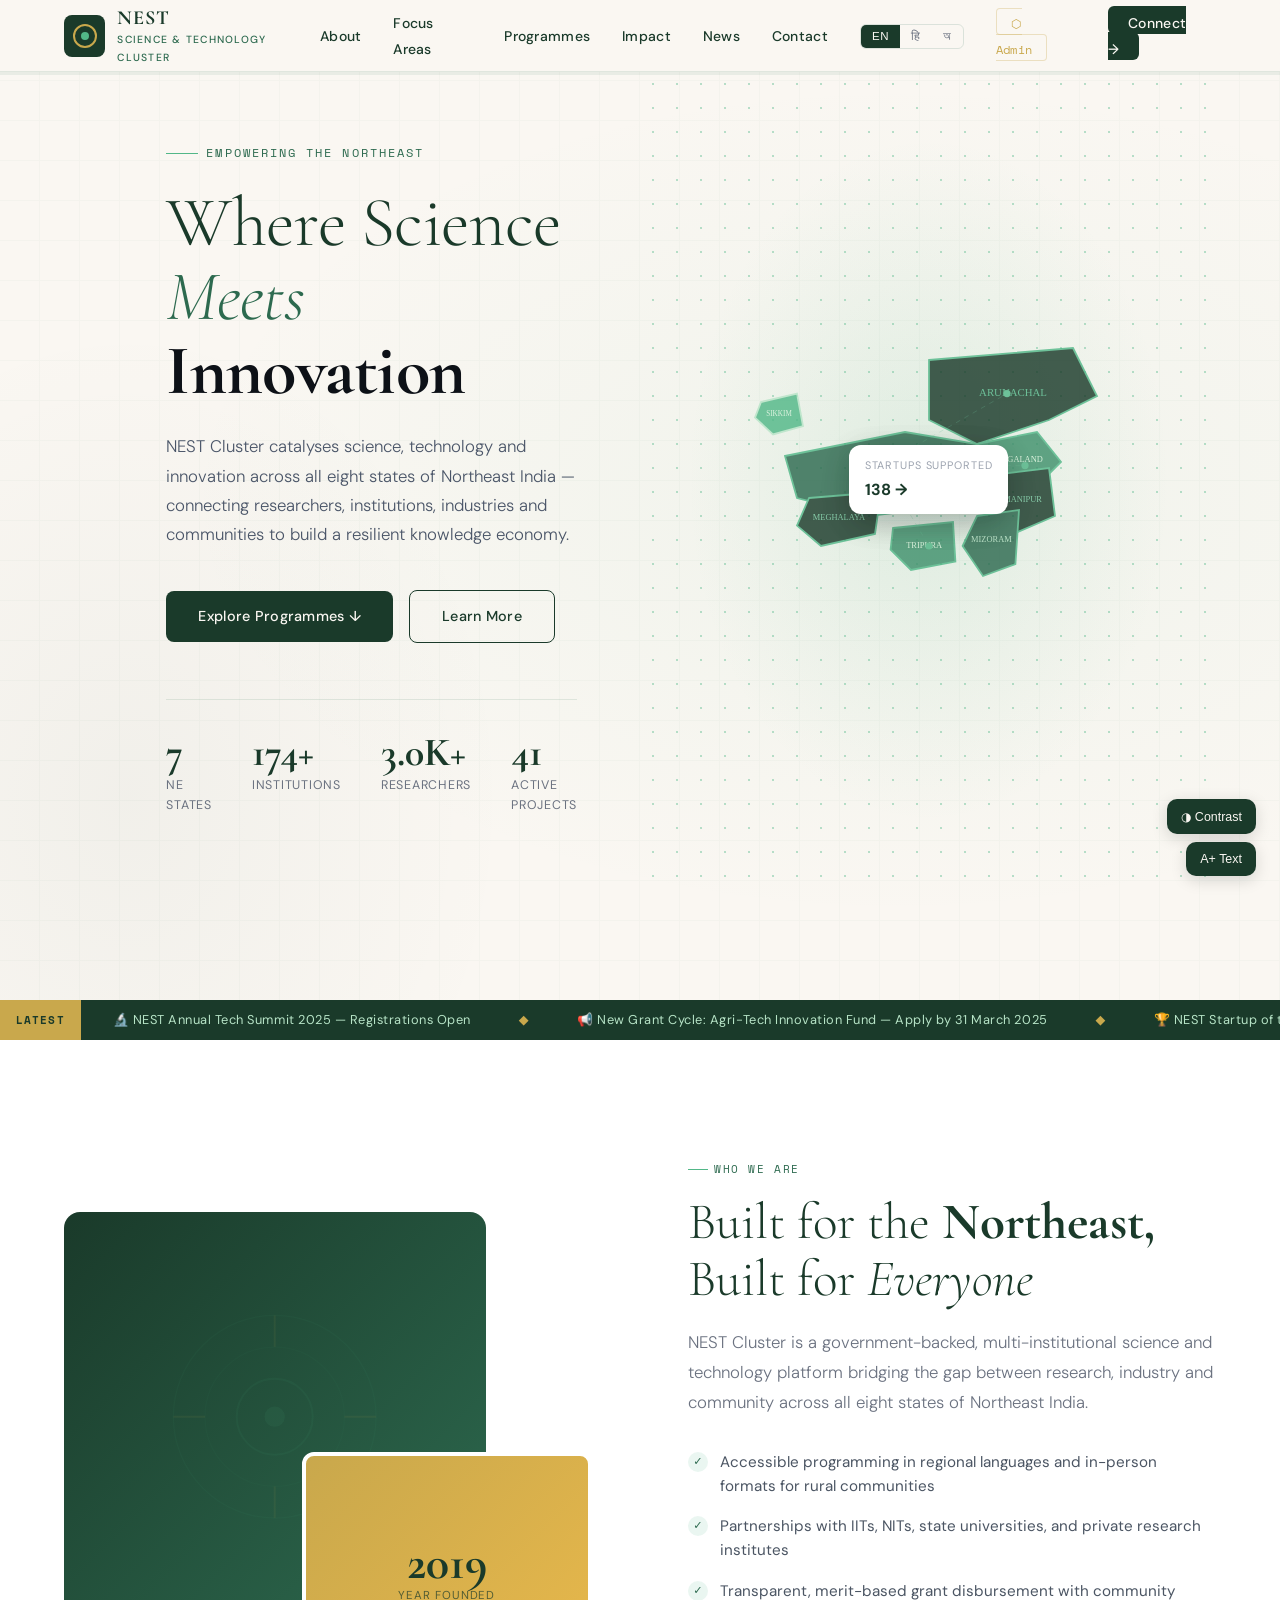
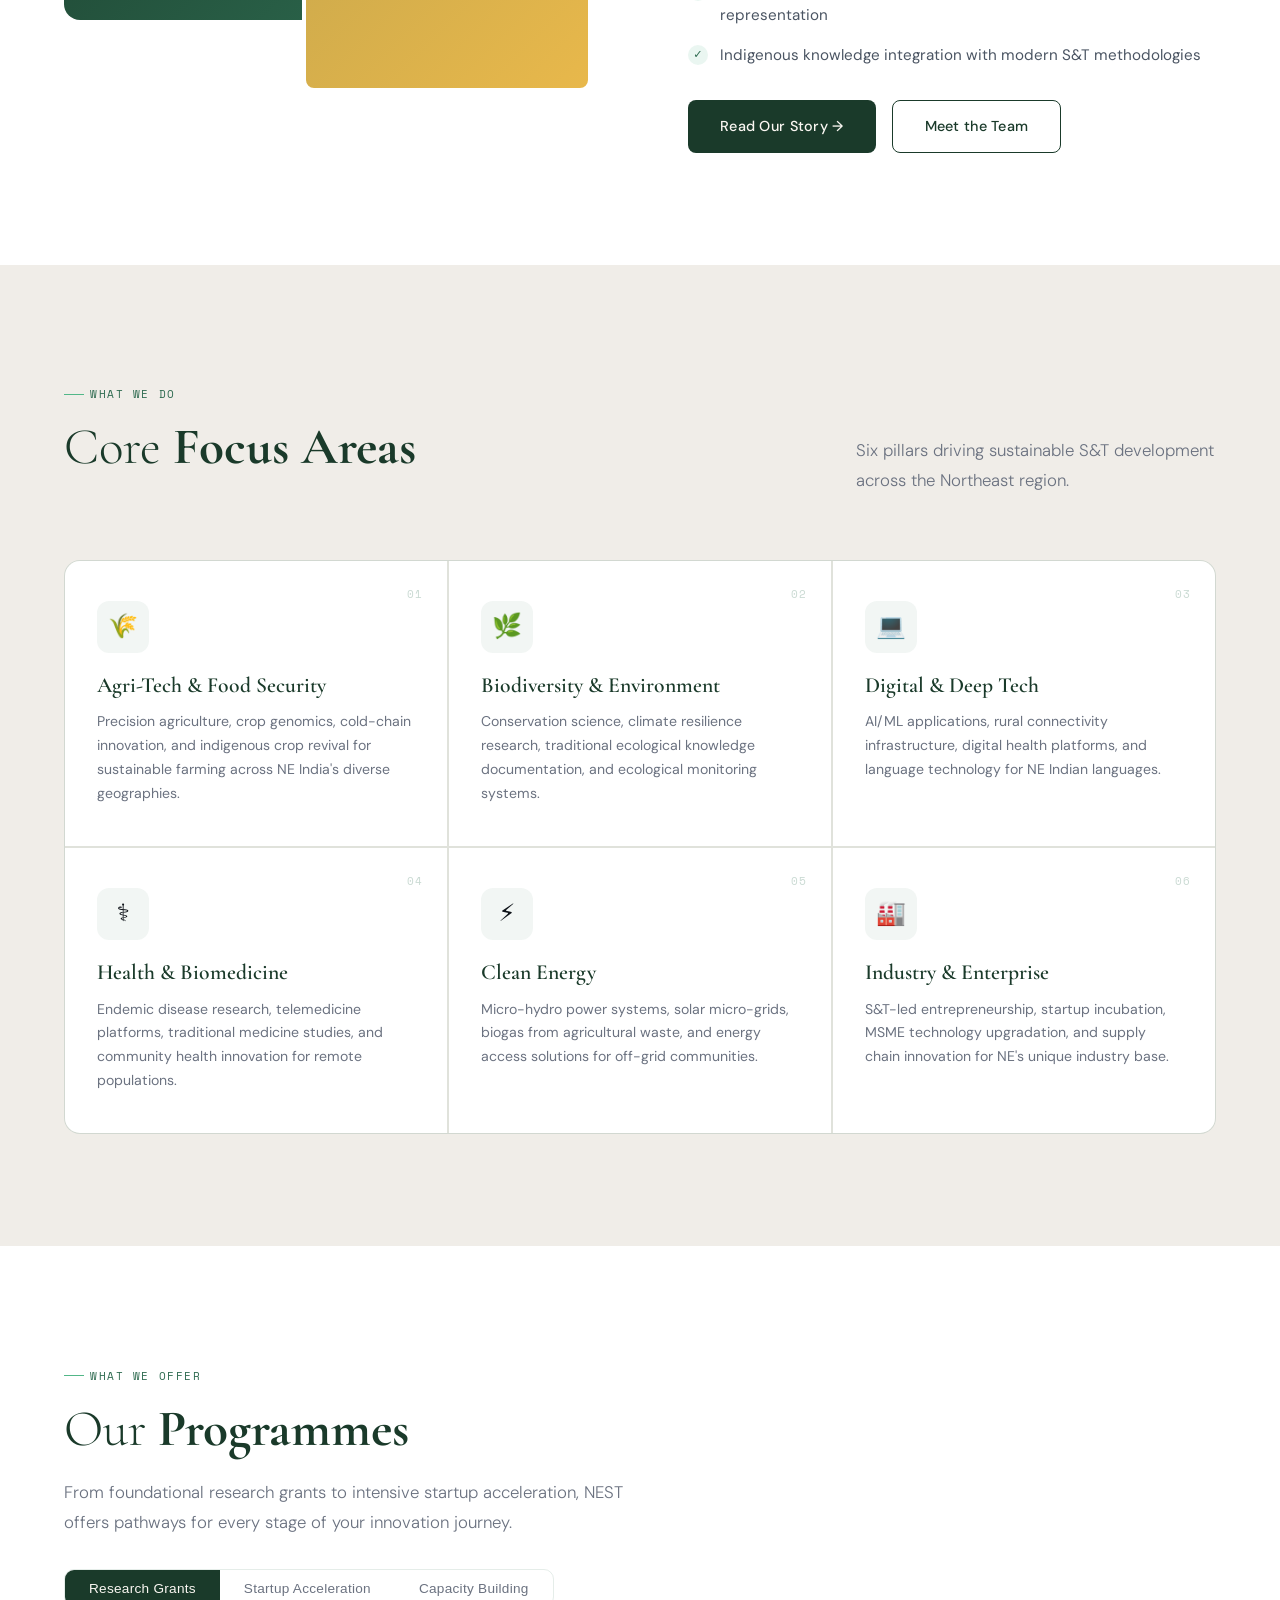
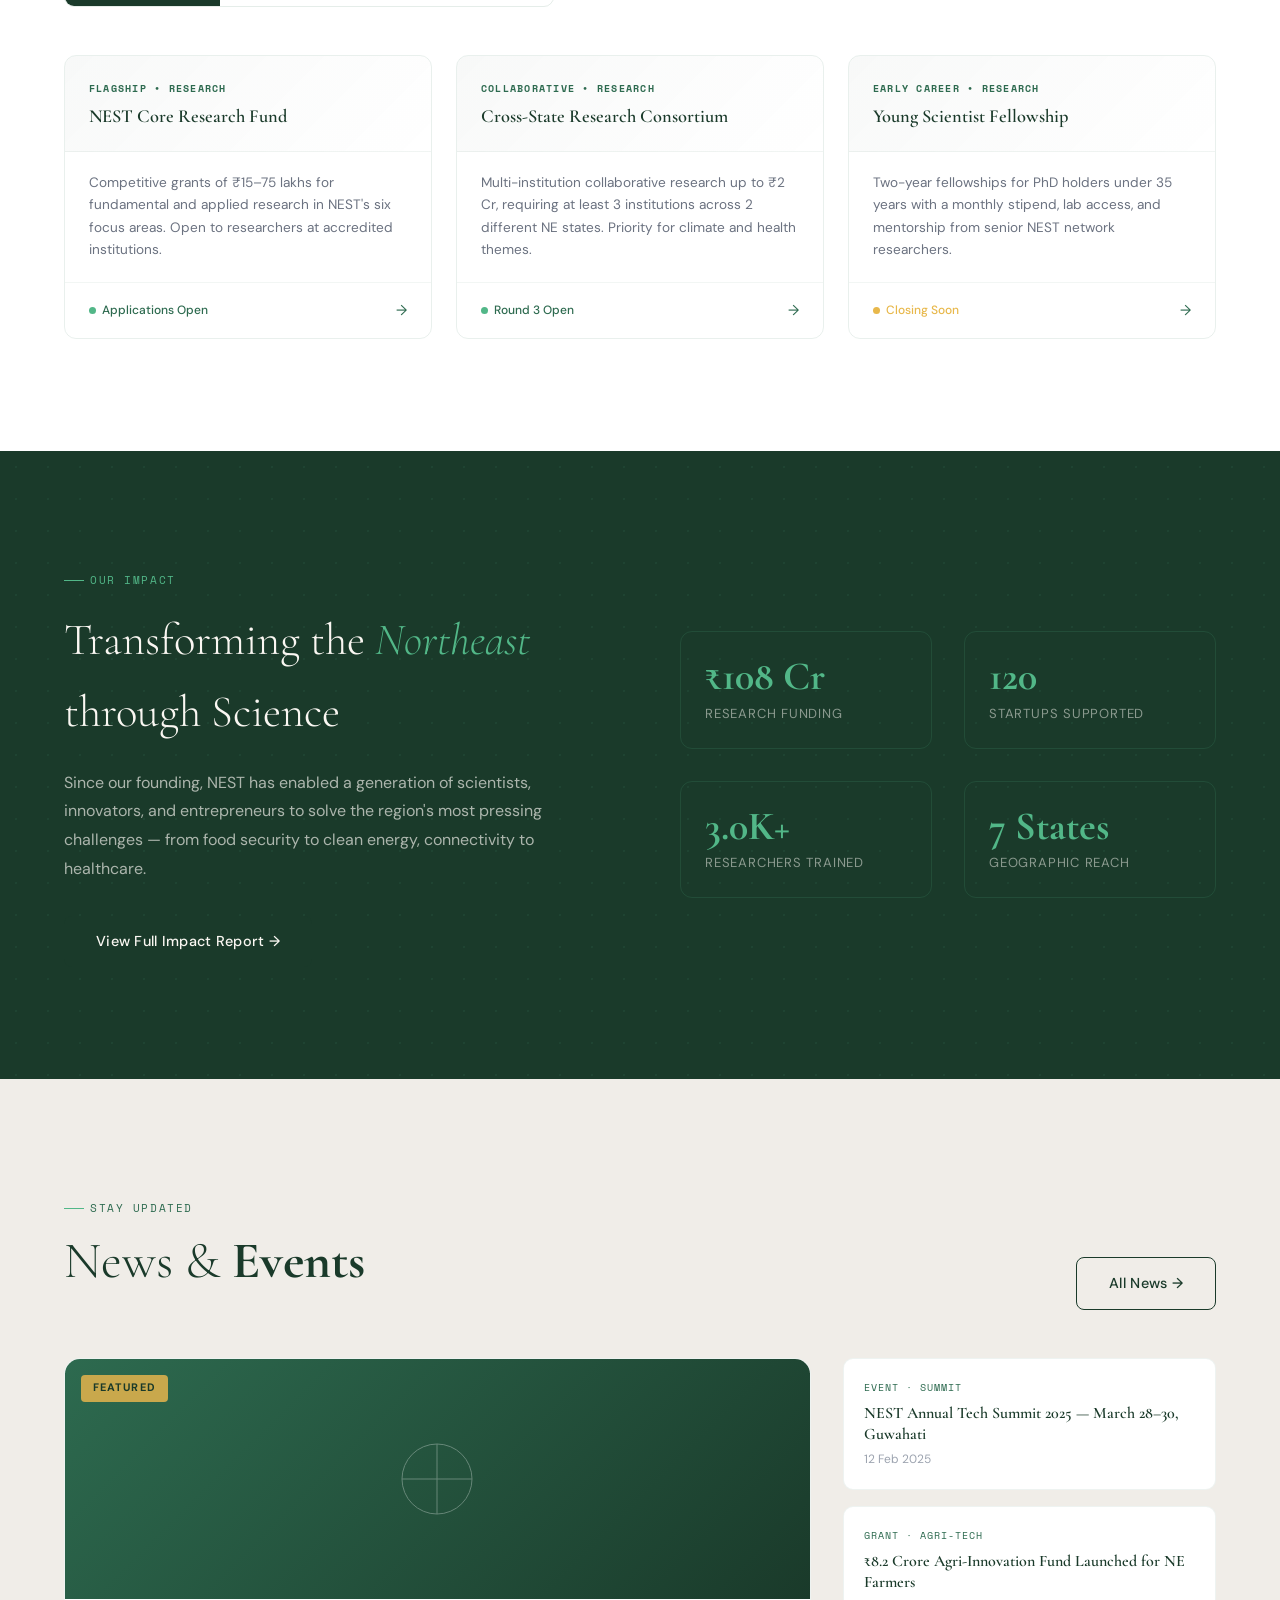
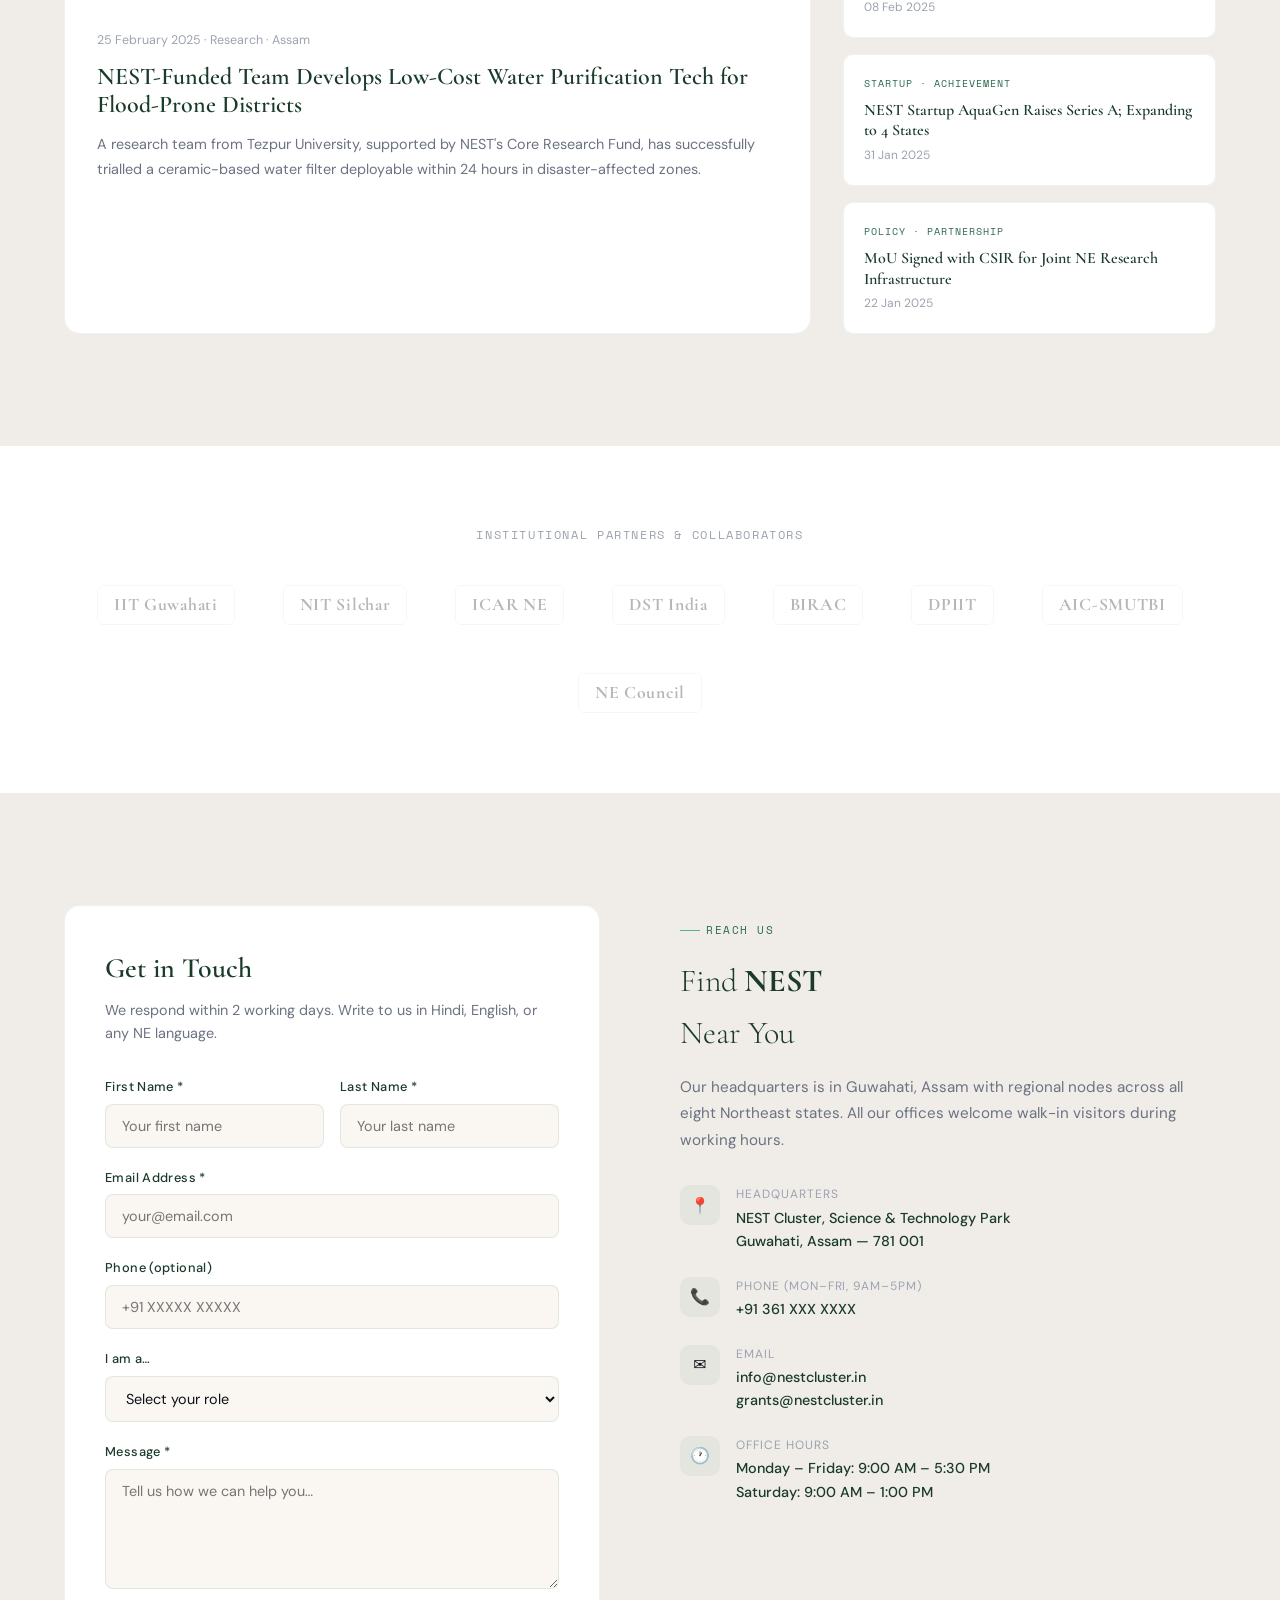
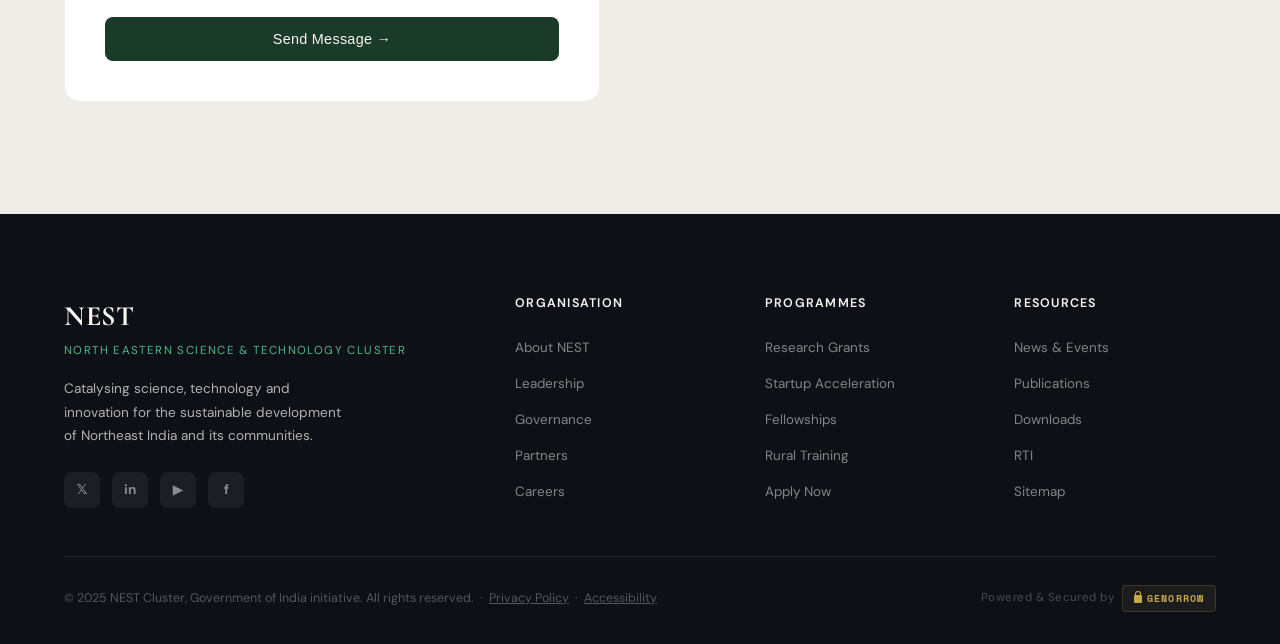
<file: index.html>
<!DOCTYPE html>
<html lang="en">
<head>
<meta charset="UTF-8">
<meta name="viewport" content="width=device-width, initial-scale=1.0">
<title>NEST — North Eastern Science & Technology Cluster</title>
<meta name="description" content="NEST Cluster — Driving science, technology & innovation across Northeast India. Empowering communities, connecting researchers, building futures.">
<link rel="preconnect" href="https://fonts.googleapis.com">
<link href="https://fonts.googleapis.com/css2?family=Cormorant+Garamond:ital,wght@0,300;0,400;0,600;0,700;1,300;1,400&family=DM+Sans:opsz,wght@9..40,300;9..40,400;9..40,500;9..40,600&family=Space+Mono:wght@400;700&display=swap" rel="stylesheet">
<style>
  :root {
    --ink: #0d1117;
    --forest: #1a3a2a;
    --jade: #2d6a4f;
    --moss: #52b788;
    --mist: #b7e4c7;
    --cream: #faf7f2;
    --gold: #c9a84c;
    --amber: #e8b84b;
    --rust: #c1440e;
    --sky: #e8f4f8;
    --fog: #f0ede8;
    --white: #ffffff;
    --serif: 'Cormorant Garamond', Georgia, serif;
    --sans: 'DM Sans', system-ui, sans-serif;
    --mono: 'Space Mono', monospace;
  }

  *, *::before, *::after { box-sizing: border-box; margin: 0; padding: 0; }

  html { scroll-behavior: smooth; font-size: 16px; }

  body {
    font-family: var(--sans);
    background: var(--cream);
    color: var(--ink);
    overflow-x: hidden;
    line-height: 1.6;
  }

  /* ─── SCROLLBAR ─── */
  ::-webkit-scrollbar { width: 6px; }
  ::-webkit-scrollbar-track { background: var(--fog); }
  ::-webkit-scrollbar-thumb { background: var(--jade); border-radius: 3px; }

  /* ─── NAV ─── */
  nav {
    position: fixed; top: 0; left: 0; right: 0; z-index: 1000;
    display: flex; align-items: center; justify-content: space-between;
    padding: 0 5vw;
    height: 72px;
    background: rgba(250,247,242,0.92);
    backdrop-filter: blur(16px);
    border-bottom: 1px solid rgba(45,106,79,0.12);
    transition: box-shadow 0.3s;
  }
  nav.scrolled { box-shadow: 0 4px 32px rgba(13,17,23,0.08); }

  .nav-logo {
    display: flex; align-items: center; gap: 12px; text-decoration: none;
  }
  .nav-logo-mark {
    width: 42px; height: 42px;
    background: var(--forest);
    border-radius: 8px;
    display: flex; align-items: center; justify-content: center;
    position: relative; overflow: hidden;
  }
  .nav-logo-mark::before {
    content: '';
    position: absolute;
    width: 24px; height: 24px;
    border: 2px solid var(--gold);
    border-radius: 50%;
    top: 50%; left: 50%; transform: translate(-50%,-50%);
  }
  .nav-logo-mark::after {
    content: '';
    position: absolute;
    width: 8px; height: 8px;
    background: var(--moss);
    border-radius: 50%;
    top: 50%; left: 50%; transform: translate(-50%,-50%);
  }
  .nav-logo-text { line-height: 1.1; }
  .nav-logo-text strong {
    display: block;
    font-family: var(--serif); font-size: 1.25rem; font-weight: 700;
    color: var(--forest); letter-spacing: 0.04em;
  }
  .nav-logo-text span {
    font-size: 0.65rem; color: var(--jade); letter-spacing: 0.12em;
    text-transform: uppercase; font-weight: 500;
  }

  .nav-links {
    display: flex; align-items: center; gap: 2rem; list-style: none;
  }
  .nav-links a {
    font-size: 0.875rem; font-weight: 500; color: var(--forest);
    text-decoration: none; letter-spacing: 0.02em;
    position: relative; padding-bottom: 2px;
    transition: color 0.2s;
  }
  .nav-links a::after {
    content: ''; position: absolute; bottom: 0; left: 0;
    width: 0; height: 1.5px; background: var(--moss);
    transition: width 0.3s;
  }
  .nav-links a:hover { color: var(--jade); }
  .nav-links a:hover::after { width: 100%; }

  .nav-cta {
    background: var(--forest); color: var(--cream) !important;
    padding: 0.5rem 1.25rem; border-radius: 6px;
    transition: background 0.2s, transform 0.2s !important;
  }
  .nav-cta:hover { background: var(--jade) !important; transform: translateY(-1px); }
  .nav-cta::after { display: none !important; }

  .nav-admin {
    font-family: var(--mono); font-size: 0.75rem !important;
    color: var(--gold) !important; letter-spacing: 0.08em;
    border: 1px solid rgba(201,168,76,0.3);
    padding: 0.35rem 0.9rem; border-radius: 4px;
    transition: all 0.2s !important;
  }
  .nav-admin:hover { background: rgba(201,168,76,0.08) !important; border-color: var(--gold) !important; }
  .nav-admin::after { display: none !important; }

  .hamburger {
    display: none; flex-direction: column; gap: 5px;
    cursor: pointer; padding: 4px;
  }
  .hamburger span {
    display: block; width: 24px; height: 2px;
    background: var(--forest); border-radius: 2px;
    transition: all 0.3s;
  }

  /* ─── MOBILE MENU ─── */
  .mobile-menu {
    display: none; position: fixed; top: 72px; left: 0; right: 0;
    background: var(--cream); border-bottom: 1px solid rgba(45,106,79,0.1);
    padding: 1.5rem 5vw; z-index: 999;
    flex-direction: column; gap: 1rem;
    box-shadow: 0 8px 32px rgba(13,17,23,0.08);
  }
  .mobile-menu.open { display: flex; }
  .mobile-menu a {
    font-size: 1rem; font-weight: 500; color: var(--forest);
    text-decoration: none; padding: 0.5rem 0;
    border-bottom: 1px solid rgba(45,106,79,0.08);
  }

  /* ─── HERO ─── */
  .hero {
    min-height: 100vh;
    display: grid; grid-template-columns: 1fr 1fr;
    padding-top: 72px;
    position: relative; overflow: hidden;
  }

  .hero-bg {
    position: absolute; inset: 0;
    background:
      radial-gradient(ellipse 80% 60% at 70% 50%, rgba(82,183,136,0.06) 0%, transparent 70%),
      radial-gradient(ellipse 50% 80% at 10% 80%, rgba(26,58,42,0.04) 0%, transparent 60%);
  }

  .hero-pattern {
    position: absolute; inset: 0; opacity: 0.025;
    background-image:
      repeating-linear-gradient(0deg, transparent, transparent 39px, rgba(45,106,79,1) 39px, rgba(45,106,79,1) 40px),
      repeating-linear-gradient(90deg, transparent, transparent 39px, rgba(45,106,79,1) 39px, rgba(45,106,79,1) 40px);
  }

  .hero-content {
    display: flex; flex-direction: column; justify-content: center;
    padding: 8vh 5vw 8vh 8vw;
    position: relative; z-index: 2;
  }

  .hero-eyebrow {
    display: inline-flex; align-items: center; gap: 8px;
    font-family: var(--mono); font-size: 0.72rem; font-weight: 400;
    letter-spacing: 0.18em; text-transform: uppercase;
    color: var(--jade); margin-bottom: 1.5rem;
  }
  .hero-eyebrow::before {
    content: ''; width: 32px; height: 1px; background: var(--moss);
  }

  .hero-title {
    font-family: var(--serif);
    font-size: clamp(3rem, 5.5vw, 5.5rem);
    font-weight: 300; line-height: 1.05;
    color: var(--forest); letter-spacing: -0.01em;
    margin-bottom: 1.5rem;
  }
  .hero-title em {
    font-style: italic; color: var(--jade);
    display: block;
  }
  .hero-title strong {
    font-weight: 700; color: var(--ink);
    display: block;
  }

  .hero-desc {
    font-size: 1.05rem; color: #4a5568; line-height: 1.75;
    max-width: 480px; margin-bottom: 2.5rem;
    font-weight: 300;
  }

  .hero-actions {
    display: flex; align-items: center; gap: 1rem; flex-wrap: wrap;
  }

  .btn-primary {
    display: inline-flex; align-items: center; gap: 8px;
    background: var(--forest); color: var(--cream);
    padding: 0.875rem 2rem; border-radius: 8px;
    font-size: 0.9rem; font-weight: 500; text-decoration: none;
    letter-spacing: 0.02em;
    transition: all 0.3s;
    border: none; cursor: pointer;
  }
  .btn-primary:hover {
    background: var(--jade);
    transform: translateY(-2px);
    box-shadow: 0 8px 24px rgba(26,58,42,0.2);
  }

  .btn-outline {
    display: inline-flex; align-items: center; gap: 8px;
    border: 1.5px solid var(--forest); color: var(--forest);
    padding: 0.875rem 2rem; border-radius: 8px;
    font-size: 0.9rem; font-weight: 500; text-decoration: none;
    letter-spacing: 0.02em;
    transition: all 0.3s; background: transparent;
    cursor: pointer;
  }
  .btn-outline:hover {
    background: var(--forest); color: var(--cream);
    transform: translateY(-2px);
  }

  .hero-stats {
    display: flex; gap: 2.5rem; margin-top: 3.5rem;
    padding-top: 2rem;
    border-top: 1px solid rgba(45,106,79,0.12);
  }
  .hero-stat-val {
    font-family: var(--serif); font-size: 2.5rem; font-weight: 700;
    color: var(--forest); line-height: 1;
  }
  .hero-stat-label {
    font-size: 0.78rem; color: #6b7280; letter-spacing: 0.06em;
    text-transform: uppercase; margin-top: 4px;
  }

  .hero-visual {
    position: relative; display: flex; align-items: center;
    justify-content: center; overflow: hidden;
  }

  .hero-map-container {
    position: relative; width: 100%; height: 100%;
    display: flex; align-items: center; justify-content: center;
  }

  .ne-map {
    width: 90%; max-width: 480px;
    opacity: 0.9;
  }

  /* NE India outline SVG map */
  .map-glow {
    position: absolute; inset: 0;
    background: radial-gradient(ellipse 60% 60% at 50% 50%, rgba(82,183,136,0.12) 0%, transparent 70%);
    animation: pulse-glow 4s ease-in-out infinite alternate;
  }
  @keyframes pulse-glow {
    from { opacity: 0.5; transform: scale(0.95); }
    to { opacity: 1; transform: scale(1.05); }
  }

  .map-dots {
    position: absolute; inset: 0;
    background-image: radial-gradient(circle, rgba(82,183,136,0.4) 1px, transparent 1px);
    background-size: 24px 24px;
    animation: drift 20s linear infinite;
  }
  @keyframes drift { from { background-position: 0 0; } to { background-position: 240px 240px; } }

  /* Floating cards on hero visual */
  .float-card {
    position: absolute;
    background: white;
    border-radius: 12px;
    padding: 12px 16px;
    box-shadow: 0 8px 32px rgba(13,17,23,0.1);
    font-size: 0.78rem;
    animation: float-card 6s ease-in-out infinite;
  }
  .float-card:nth-child(1) { top: 20%; right: 8%; animation-delay: 0s; }
  .float-card:nth-child(2) { bottom: 25%; left: 5%; animation-delay: 2s; }
  .float-card:nth-child(3) { top: 55%; right: 12%; animation-delay: 4s; }
  @keyframes float-card {
    0%,100% { transform: translateY(0); }
    50% { transform: translateY(-8px); }
  }
  .float-card-label { color: #9ca3af; font-size: 0.68rem; letter-spacing: 0.08em; text-transform: uppercase; margin-bottom: 2px; }
  .float-card-val { font-weight: 700; color: var(--forest); font-size: 1rem; }
  .float-card-dot {
    display: inline-block; width: 8px; height: 8px;
    border-radius: 50%; margin-right: 4px;
    background: var(--moss);
    animation: blink 1.5s infinite;
  }
  @keyframes blink { 0%,100% { opacity: 1; } 50% { opacity: 0.3; } }

  /* ─── TICKER ─── */
  .ticker {
    background: var(--forest);
    color: var(--mist);
    overflow: hidden; height: 40px;
    display: flex; align-items: center;
  }
  .ticker-label {
    background: var(--gold);
    color: var(--forest);
    font-family: var(--mono); font-size: 0.7rem;
    font-weight: 700; letter-spacing: 0.1em;
    padding: 0 16px;
    height: 100%; display: flex; align-items: center;
    white-space: nowrap; flex-shrink: 0;
  }
  .ticker-track {
    display: flex; align-items: center;
    animation: ticker-scroll 40s linear infinite;
    white-space: nowrap; gap: 3rem;
    padding-left: 2rem;
    font-size: 0.8rem; letter-spacing: 0.04em;
  }
  @keyframes ticker-scroll { from { transform: translateX(0); } to { transform: translateX(-50%); } }
  .ticker-sep { color: var(--gold); }

  /* ─── SECTION COMMON ─── */
  section { padding: 7rem 5vw; }
  .section-inner { max-width: 1280px; margin: 0 auto; }

  .section-tag {
    display: inline-flex; align-items: center; gap: 6px;
    font-family: var(--mono); font-size: 0.7rem;
    letter-spacing: 0.14em; text-transform: uppercase;
    color: var(--jade); margin-bottom: 1rem;
  }
  .section-tag::before {
    content: ''; width: 20px; height: 1px; background: var(--moss);
  }

  .section-title {
    font-family: var(--serif);
    font-size: clamp(2rem, 4vw, 3.5rem);
    font-weight: 300; color: var(--forest);
    line-height: 1.1; margin-bottom: 1.25rem;
  }
  .section-title strong { font-weight: 700; }

  .section-desc {
    font-size: 1.05rem; color: #6b7280; line-height: 1.8;
    max-width: 560px; font-weight: 300;
  }

  /* ─── ABOUT ─── */
  .about { background: var(--white); }
  .about-grid {
    display: grid; grid-template-columns: 1fr 1fr;
    gap: 6rem; align-items: center;
  }
  .about-image-stack {
    position: relative; height: 480px;
  }
  .about-img-main {
    position: absolute; top: 0; left: 0;
    width: 80%; height: 85%;
    background: linear-gradient(135deg, var(--forest) 0%, var(--jade) 100%);
    border-radius: 16px; overflow: hidden;
    display: flex; align-items: center; justify-content: center;
  }
  .about-img-main svg { width: 60%; opacity: 0.15; }

  .about-img-accent {
    position: absolute; bottom: 0; right: 0;
    width: 55%; height: 50%;
    background: linear-gradient(135deg, var(--gold) 0%, var(--amber) 100%);
    border-radius: 12px;
    border: 4px solid var(--white);
    display: flex; align-items: center; justify-content: center;
  }
  .about-img-accent-inner {
    text-align: center;
  }
  .about-img-accent-num {
    font-family: var(--serif); font-size: 3rem; font-weight: 700;
    color: var(--forest); line-height: 1;
  }
  .about-img-accent-label {
    font-size: 0.72rem; color: var(--forest); opacity: 0.7;
    letter-spacing: 0.08em; text-transform: uppercase;
  }

  .about-points {
    list-style: none; margin: 2rem 0; display: flex; flex-direction: column; gap: 1rem;
  }
  .about-points li {
    display: flex; align-items: flex-start; gap: 12px;
    font-size: 0.95rem; color: #4b5563; line-height: 1.6;
  }
  .about-check {
    width: 20px; height: 20px; border-radius: 50%;
    background: rgba(82,183,136,0.12);
    display: flex; align-items: center; justify-content: center;
    flex-shrink: 0; margin-top: 2px;
    color: var(--jade); font-size: 0.7rem;
  }

  /* ─── FOCUS AREAS ─── */
  .focus { background: var(--fog); }
  .focus-header {
    display: flex; justify-content: space-between; align-items: flex-end;
    margin-bottom: 4rem; flex-wrap: wrap; gap: 1rem;
  }
  .focus-grid {
    display: grid; grid-template-columns: repeat(3, 1fr);
    gap: 1.5px; background: rgba(45,106,79,0.08);
    border: 1.5px solid rgba(45,106,79,0.08);
    border-radius: 16px; overflow: hidden;
  }
  .focus-card {
    background: var(--white);
    padding: 2.5rem 2rem;
    transition: background 0.3s;
    cursor: default;
    position: relative; overflow: hidden;
  }
  .focus-card::before {
    content: ''; position: absolute;
    top: 0; left: 0; right: 0; height: 3px;
    background: var(--moss); transform: scaleX(0);
    transform-origin: left; transition: transform 0.4s;
  }
  .focus-card:hover { background: #fafffe; }
  .focus-card:hover::before { transform: scaleX(1); }

  .focus-icon {
    width: 52px; height: 52px; border-radius: 12px;
    background: rgba(45,106,79,0.06);
    display: flex; align-items: center; justify-content: center;
    margin-bottom: 1.25rem; font-size: 1.5rem;
    transition: background 0.3s;
  }
  .focus-card:hover .focus-icon { background: rgba(82,183,136,0.12); }

  .focus-card h3 {
    font-family: var(--serif); font-size: 1.35rem; font-weight: 600;
    color: var(--forest); margin-bottom: 0.75rem; line-height: 1.2;
  }
  .focus-card p { font-size: 0.88rem; color: #6b7280; line-height: 1.7; }

  .focus-num {
    position: absolute; top: 1.5rem; right: 1.5rem;
    font-family: var(--mono); font-size: 0.7rem;
    color: rgba(45,106,79,0.25); letter-spacing: 0.1em;
  }

  /* ─── PROGRAMMES ─── */
  .programmes { background: var(--white); }
  .prog-tabs {
    display: flex; gap: 0; margin-bottom: 3rem;
    border: 1.5px solid rgba(45,106,79,0.12);
    border-radius: 10px; overflow: hidden; width: fit-content;
  }
  .prog-tab {
    padding: 0.65rem 1.5rem;
    font-size: 0.85rem; font-weight: 500;
    background: transparent; border: none;
    color: #6b7280; cursor: pointer;
    transition: all 0.2s; letter-spacing: 0.02em;
  }
  .prog-tab.active {
    background: var(--forest); color: var(--cream);
  }
  .prog-content { display: none; }
  .prog-content.active { display: grid; grid-template-columns: repeat(3,1fr); gap: 1.5rem; }

  .prog-card {
    border: 1.5px solid rgba(45,106,79,0.1);
    border-radius: 12px; overflow: hidden;
    transition: all 0.3s; text-decoration: none;
    display: block;
  }
  .prog-card:hover {
    border-color: var(--moss);
    box-shadow: 0 8px 32px rgba(26,58,42,0.08);
    transform: translateY(-4px);
  }
  .prog-card-head {
    padding: 1.5rem; border-bottom: 1px solid rgba(45,106,79,0.06);
    background: linear-gradient(135deg, rgba(26,58,42,0.03) 0%, transparent 100%);
  }
  .prog-card-tag {
    font-family: var(--mono); font-size: 0.65rem; font-weight: 700;
    letter-spacing: 0.12em; text-transform: uppercase;
    color: var(--jade); margin-bottom: 0.5rem;
  }
  .prog-card h4 {
    font-family: var(--serif); font-size: 1.15rem; color: var(--forest);
    font-weight: 600; line-height: 1.2;
  }
  .prog-card-body { padding: 1.25rem 1.5rem; }
  .prog-card-body p { font-size: 0.85rem; color: #6b7280; line-height: 1.65; }
  .prog-card-foot {
    padding: 1rem 1.5rem;
    display: flex; align-items: center; justify-content: space-between;
    border-top: 1px solid rgba(45,106,79,0.06);
  }
  .prog-status {
    display: flex; align-items: center; gap: 6px;
    font-size: 0.75rem; font-weight: 500; color: var(--jade);
  }
  .prog-dot {
    width: 7px; height: 7px; border-radius: 50%; background: var(--moss);
    animation: blink 2s infinite;
  }
  .prog-arrow { color: var(--jade); font-size: 0.9rem; transition: transform 0.2s; }
  .prog-card:hover .prog-arrow { transform: translateX(4px); }

  /* ─── IMPACT ─── */
  .impact {
    background: var(--forest);
    color: var(--cream);
    position: relative; overflow: hidden;
  }
  .impact::before {
    content: '';
    position: absolute; inset: 0;
    background-image: radial-gradient(circle, rgba(82,183,136,0.08) 1.5px, transparent 1.5px);
    background-size: 32px 32px;
  }
  .impact-grid {
    display: grid; grid-template-columns: 1fr 1fr;
    gap: 5rem; align-items: center;
    position: relative; z-index: 1;
  }
  .impact h2 {
    font-family: var(--serif); font-size: clamp(2rem, 3.5vw, 3rem);
    font-weight: 300; color: var(--cream);
    margin-bottom: 1.25rem;
  }
  .impact h2 em { font-style: italic; color: var(--moss); }
  .impact p { color: rgba(250,247,242,0.65); font-size: 1rem; line-height: 1.8; margin-bottom: 2rem; }

  .impact-numbers {
    display: grid; grid-template-columns: 1fr 1fr; gap: 2rem;
  }
  .impact-num-item {
    padding: 1.5rem;
    border: 1px solid rgba(82,183,136,0.15);
    border-radius: 12px;
    transition: border-color 0.3s;
  }
  .impact-num-item:hover { border-color: rgba(82,183,136,0.4); }
  .impact-num-val {
    font-family: var(--serif); font-size: 2.5rem; font-weight: 700;
    color: var(--moss); line-height: 1;
    margin-bottom: 0.4rem;
  }
  .impact-num-label {
    font-size: 0.82rem; color: rgba(250,247,242,0.5);
    letter-spacing: 0.06em; text-transform: uppercase;
  }

  /* ─── NEWS ─── */
  .news { background: var(--fog); }
  .news-grid {
    display: grid; grid-template-columns: 2fr 1fr;
    gap: 2rem; margin-top: 3rem;
  }
  .news-featured {
    background: var(--white); border-radius: 16px; overflow: hidden;
    border: 1.5px solid rgba(45,106,79,0.08);
    transition: box-shadow 0.3s;
    text-decoration: none; display: block; color: inherit;
  }
  .news-featured:hover { box-shadow: 0 12px 48px rgba(26,58,42,0.1); }
  .news-featured-img {
    height: 240px;
    background: linear-gradient(135deg, var(--jade) 0%, var(--forest) 100%);
    display: flex; align-items: center; justify-content: center;
    position: relative; overflow: hidden;
  }
  .news-featured-img-label {
    position: absolute; top: 1rem; left: 1rem;
    background: var(--gold); color: var(--forest);
    font-size: 0.68rem; font-weight: 700;
    letter-spacing: 0.1em; text-transform: uppercase;
    padding: 0.3rem 0.75rem; border-radius: 4px;
  }
  .news-featured-body { padding: 2rem; }
  .news-meta { font-size: 0.78rem; color: #9ca3af; margin-bottom: 0.75rem; }
  .news-featured h3 {
    font-family: var(--serif); font-size: 1.5rem; font-weight: 600;
    color: var(--forest); line-height: 1.2; margin-bottom: 0.75rem;
  }
  .news-featured p { font-size: 0.9rem; color: #6b7280; line-height: 1.7; }

  .news-list { display: flex; flex-direction: column; gap: 1rem; }
  .news-item {
    background: var(--white); border-radius: 10px;
    padding: 1.25rem; border: 1.5px solid rgba(45,106,79,0.08);
    transition: all 0.2s; text-decoration: none; display: block; color: inherit;
  }
  .news-item:hover { border-color: var(--moss); transform: translateX(4px); }
  .news-item-tag {
    font-family: var(--mono); font-size: 0.65rem;
    letter-spacing: 0.1em; text-transform: uppercase;
    color: var(--jade); margin-bottom: 0.5rem;
  }
  .news-item h4 {
    font-family: var(--serif); font-size: 1rem; font-weight: 600;
    color: var(--forest); line-height: 1.3; margin-bottom: 0.3rem;
  }
  .news-item-date { font-size: 0.75rem; color: #9ca3af; }

  /* ─── PARTNERS ─── */
  .partners { background: var(--white); padding: 5rem 5vw; }
  .partners-inner { max-width: 1280px; margin: 0 auto; }
  .partners-label {
    text-align: center; font-family: var(--mono); font-size: 0.72rem;
    letter-spacing: 0.14em; text-transform: uppercase; color: #9ca3af;
    margin-bottom: 2.5rem;
  }
  .partners-row {
    display: flex; align-items: center; justify-content: center;
    gap: 3rem; flex-wrap: wrap;
  }
  .partner-logo {
    height: 40px; opacity: 0.35; filter: grayscale(1);
    transition: all 0.3s; display: flex; align-items: center;
    font-family: var(--serif); font-size: 1.1rem; font-weight: 700;
    color: var(--forest); letter-spacing: 0.04em;
    padding: 0.5rem 1rem; border: 1px solid rgba(0,0,0,0.1);
    border-radius: 6px;
  }
  .partner-logo:hover { opacity: 0.7; filter: grayscale(0); }

  /* ─── CONTACT ─── */
  .contact { background: var(--fog); }
  .contact-grid {
    display: grid; grid-template-columns: 1fr 1fr;
    gap: 5rem; align-items: start;
  }
  .contact-form-wrap {
    background: var(--white); border-radius: 16px; padding: 2.5rem;
    border: 1.5px solid rgba(45,106,79,0.08);
  }
  .contact-form-title {
    font-family: var(--serif); font-size: 1.75rem; font-weight: 600;
    color: var(--forest); margin-bottom: 0.5rem;
  }
  .contact-form-subtitle { font-size: 0.9rem; color: #6b7280; margin-bottom: 2rem; }

  .form-group { margin-bottom: 1.25rem; }
  .form-label {
    display: block; font-size: 0.8rem; font-weight: 500;
    color: var(--forest); margin-bottom: 0.4rem; letter-spacing: 0.03em;
  }
  .form-input, .form-select, .form-textarea {
    width: 100%; padding: 0.75rem 1rem;
    border: 1.5px solid rgba(45,106,79,0.12);
    border-radius: 8px; font-family: var(--sans); font-size: 0.9rem;
    color: var(--ink); background: var(--cream);
    transition: border-color 0.2s;
    outline: none;
  }
  .form-input:focus, .form-select:focus, .form-textarea:focus {
    border-color: var(--moss);
    background: var(--white);
    box-shadow: 0 0 0 3px rgba(82,183,136,0.1);
  }
  .form-textarea { height: 120px; resize: vertical; }
  .form-row { display: grid; grid-template-columns: 1fr 1fr; gap: 1rem; }

  .contact-info { padding-top: 0.5rem; }
  .contact-info h3 {
    font-family: var(--serif); font-size: 2rem; font-weight: 300;
    color: var(--forest); margin-bottom: 1rem;
  }
  .contact-info h3 strong { font-weight: 700; }
  .contact-info > p { font-size: 0.95rem; color: #6b7280; line-height: 1.75; margin-bottom: 2rem; }

  .contact-details { display: flex; flex-direction: column; gap: 1.5rem; }
  .contact-detail {
    display: flex; gap: 1rem; align-items: flex-start;
  }
  .contact-icon {
    width: 40px; height: 40px; border-radius: 10px;
    background: rgba(45,106,79,0.06);
    display: flex; align-items: center; justify-content: center;
    flex-shrink: 0; font-size: 1rem;
  }
  .contact-detail-label { font-size: 0.75rem; color: #9ca3af; text-transform: uppercase; letter-spacing: 0.08em; margin-bottom: 2px; }
  .contact-detail-val { font-size: 0.9rem; color: var(--forest); font-weight: 500; }

  /* ─── FOOTER ─── */
  footer {
    background: var(--ink);
    color: rgba(250,247,242,0.7);
    padding: 5rem 5vw 2rem;
  }
  .footer-grid {
    max-width: 1280px; margin: 0 auto;
    display: grid; grid-template-columns: 2fr 1fr 1fr 1fr;
    gap: 3rem; padding-bottom: 3rem;
    border-bottom: 1px solid rgba(250,247,242,0.08);
  }
  .footer-brand-name {
    font-family: var(--serif); font-size: 1.75rem; font-weight: 700;
    color: var(--cream); letter-spacing: 0.02em; margin-bottom: 0.25rem;
  }
  .footer-brand-sub {
    font-size: 0.72rem; color: var(--moss); letter-spacing: 0.12em;
    text-transform: uppercase; margin-bottom: 1rem;
  }
  .footer-brand-desc { font-size: 0.85rem; line-height: 1.75; max-width: 280px; }

  .footer-socials {
    display: flex; gap: 0.75rem; margin-top: 1.5rem;
  }
  .footer-social {
    width: 36px; height: 36px; border-radius: 8px;
    background: rgba(250,247,242,0.06);
    display: flex; align-items: center; justify-content: center;
    color: rgba(250,247,242,0.5); font-size: 0.85rem;
    text-decoration: none; transition: all 0.2s;
    font-weight: 700;
  }
  .footer-social:hover { background: var(--jade); color: var(--cream); }

  .footer-col h4 {
    font-size: 0.78rem; font-weight: 600;
    color: var(--cream); letter-spacing: 0.1em;
    text-transform: uppercase; margin-bottom: 1.25rem;
  }
  .footer-col ul { list-style: none; display: flex; flex-direction: column; gap: 0.65rem; }
  .footer-col a {
    font-size: 0.84rem; color: rgba(250,247,242,0.5);
    text-decoration: none; transition: color 0.2s;
  }
  .footer-col a:hover { color: var(--moss); }

  .footer-bottom {
    max-width: 1280px; margin: 0 auto;
    padding-top: 1.75rem;
    display: flex; align-items: center; justify-content: space-between;
    flex-wrap: wrap; gap: 1rem;
    font-size: 0.78rem; color: rgba(250,247,242,0.3);
  }
  .footer-powered {
    display: flex; align-items: center; gap: 8px;
    font-size: 0.72rem; color: rgba(250,247,242,0.25);
    letter-spacing: 0.04em;
  }
  .footer-powered-badge {
    display: inline-flex; align-items: center; gap: 5px;
    background: rgba(201,168,76,0.08);
    border: 1px solid rgba(201,168,76,0.2);
    color: var(--gold); font-family: var(--mono);
    font-size: 0.65rem; font-weight: 700; letter-spacing: 0.12em;
    padding: 0.25rem 0.65rem; border-radius: 4px;
  }
  .footer-lock {
    width: 8px; height: 8px;
    background: var(--gold); border-radius: 1px;
    display: inline-block; position: relative;
  }
  .footer-lock::before {
    content: ''; position: absolute;
    top: -4px; left: 50%; transform: translateX(-50%);
    width: 6px; height: 5px;
    border: 1.5px solid var(--gold); border-bottom: none;
    border-radius: 4px 4px 0 0;
  }

  /* ─── ACCESSIBILITY BAR ─── */
  .a11y-bar {
    position: fixed; bottom: 1.5rem; right: 1.5rem;
    z-index: 900;
    display: flex; flex-direction: column; gap: 8px; align-items: flex-end;
  }
  .a11y-btn {
    background: var(--forest); color: var(--cream);
    border: none; border-radius: 10px;
    padding: 10px 14px; font-size: 0.78rem; font-weight: 500;
    cursor: pointer; transition: all 0.2s;
    display: flex; align-items: center; gap: 6px;
    box-shadow: 0 4px 16px rgba(13,17,23,0.15);
    white-space: nowrap;
  }
  .a11y-btn:hover { background: var(--jade); transform: translateX(-3px); }

  /* ─── ANIMATIONS ─── */
  .fade-in {
    opacity: 0; transform: translateY(24px);
    transition: opacity 0.6s ease, transform 0.6s ease;
  }
  .fade-in.visible { opacity: 1; transform: translateY(0); }
  .fade-in-delay-1 { transition-delay: 0.1s; }
  .fade-in-delay-2 { transition-delay: 0.2s; }
  .fade-in-delay-3 { transition-delay: 0.3s; }

  /* ─── PAGE INDICATOR ─── */
  .page-progress {
    position: fixed; top: 72px; left: 0; right: 0; z-index: 999;
    height: 3px; background: rgba(45,106,79,0.08);
  }
  .page-progress-bar {
    height: 100%; background: var(--moss);
    width: 0; transition: width 0.1s;
  }

  /* ─── LANGUAGE TOGGLE ─── */
  .lang-toggle {
    display: inline-flex; gap: 0;
    border: 1px solid rgba(45,106,79,0.15); border-radius: 6px; overflow: hidden;
  }
  .lang-btn {
    padding: 0.3rem 0.7rem; font-size: 0.72rem; font-weight: 500;
    background: transparent; border: none; cursor: pointer; color: #6b7280;
    transition: all 0.2s; letter-spacing: 0.04em;
  }
  .lang-btn.active { background: var(--forest); color: var(--cream); }

  /* ─── RESPONSIVE ─── */
  @media (max-width: 1024px) {
    .hero { grid-template-columns: 1fr; min-height: auto; padding-bottom: 4rem; }
    .hero-visual { display: none; }
    .hero-content { padding: 6vh 5vw; }
    .about-grid { grid-template-columns: 1fr; gap: 3rem; }
    .about-image-stack { height: 300px; }
    .focus-grid { grid-template-columns: 1fr 1fr; }
    .impact-grid { grid-template-columns: 1fr; gap: 3rem; }
    .news-grid { grid-template-columns: 1fr; }
    .contact-grid { grid-template-columns: 1fr; gap: 3rem; }
    .footer-grid { grid-template-columns: 1fr 1fr; gap: 2rem; }
    .prog-content.active { grid-template-columns: 1fr 1fr; }
  }

  @media (max-width: 768px) {
    .nav-links { display: none; }
    .hamburger { display: flex; }
    section { padding: 5rem 5vw; }
    .focus-grid { grid-template-columns: 1fr; }
    .hero-stats { gap: 1.5rem; }
    .impact-numbers { grid-template-columns: 1fr 1fr; }
    .footer-grid { grid-template-columns: 1fr; }
    .prog-content.active { grid-template-columns: 1fr; }
    .form-row { grid-template-columns: 1fr; }
    .footer-bottom { flex-direction: column; text-align: center; }
    .a11y-bar { bottom: 1rem; right: 1rem; }
    .partners-row { gap: 1.5rem; }
  }

  @media (max-width: 480px) {
    .hero-title { font-size: 2.5rem; }
    .hero-stats { flex-wrap: wrap; gap: 1rem; }
    .hero-stat-val { font-size: 2rem; }
    .prog-tabs { width: 100%; overflow-x: auto; }
  }

  /* ─── HIGH CONTRAST MODE ─── */
  body.high-contrast {
    --cream: #ffffff;
    --ink: #000000;
    --forest: #003300;
    --jade: #006600;
    background: #ffffff;
    filter: contrast(1.5);
  }
  body.large-text { font-size: 20px; }

  /* Breadcrumbs for screen readers */
  .sr-only {
    position: absolute; width: 1px; height: 1px;
    padding: 0; margin: -1px; overflow: hidden;
    clip: rect(0,0,0,0); border: 0;
  }
</style>
</head>
<body>

<!-- Page Progress -->
<div class="page-progress" aria-hidden="true">
  <div class="page-progress-bar" id="progressBar"></div>
</div>

<!-- Skip to content -->
<a href="#main" class="sr-only" style="position:fixed;top:0;left:0;z-index:9999;background:var(--jade);color:white;padding:8px 16px;text-decoration:none;font-weight:600;">Skip to main content</a>

<!-- ─── NAV ─── -->
<nav id="mainNav" role="navigation" aria-label="Main navigation">
  <a href="index.html" class="nav-logo" aria-label="NEST Cluster Home">
    <div class="nav-logo-mark" aria-hidden="true"></div>
    <div class="nav-logo-text">
      <strong>NEST</strong>
      <span>Science & Technology Cluster</span>
    </div>
  </a>

  <ul class="nav-links" role="list">
    <li><a href="#about">About</a></li>
    <li><a href="#focus">Focus Areas</a></li>
    <li><a href="#programmes">Programmes</a></li>
    <li><a href="#impact">Impact</a></li>
    <li><a href="news.html">News</a></li>
    <li><a href="#contact">Contact</a></li>
    <li>
      <div class="lang-toggle" role="group" aria-label="Language selector">
        <button class="lang-btn active" onclick="setLang('EN')" aria-pressed="true">EN</button>
        <button class="lang-btn" onclick="setLang('HI')" aria-pressed="false">हि</button>
        <button class="lang-btn" onclick="setLang('AS')" aria-pressed="false">অ</button>
      </div>
    </li>
    <li><a href="admin-login.html" class="nav-admin">⬡ Admin</a></li>
    <li><a href="#contact" class="nav-cta">Connect →</a></li>
  </ul>

  <button class="hamburger" aria-label="Toggle mobile menu" aria-expanded="false" onclick="toggleMobile(this)">
    <span></span><span></span><span></span>
  </button>
</nav>

<!-- Mobile menu -->
<div class="mobile-menu" id="mobileMenu" role="navigation" aria-label="Mobile navigation">
  <a href="#about" onclick="closeMobile()">About</a>
  <a href="#focus" onclick="closeMobile()">Focus Areas</a>
  <a href="#programmes" onclick="closeMobile()">Programmes</a>
  <a href="#impact" onclick="closeMobile()">Impact</a>
  <a href="news.html" onclick="closeMobile()">News & Events</a>
  <a href="#contact" onclick="closeMobile()">Contact</a>
  <a href="admin-login.html" style="color:var(--gold);">⬡ Admin Portal</a>
</div>

<!-- ─── MAIN ─── -->
<main id="main">

  <!-- ─── HERO ─── -->
  <section class="hero" aria-label="Introduction">
    <div class="hero-bg" aria-hidden="true"></div>
    <div class="hero-pattern" aria-hidden="true"></div>

    <div class="hero-content">
      <span class="hero-eyebrow fade-in">Empowering the Northeast</span>

      <h1 class="hero-title fade-in fade-in-delay-1">
        <span>Where Science</span>
        <em>Meets</em>
        <strong>Innovation</strong>
      </h1>

      <p class="hero-desc fade-in fade-in-delay-2">
        NEST Cluster catalyses science, technology and innovation across all eight states of Northeast India — connecting researchers, institutions, industries and communities to build a resilient knowledge economy.
      </p>

      <div class="hero-actions fade-in fade-in-delay-3">
        <a href="#programmes" class="btn-primary">Explore Programmes ↓</a>
        <a href="#about" class="btn-outline">Learn More</a>
      </div>

      <div class="hero-stats fade-in fade-in-delay-3" aria-label="Key statistics">
        <div>
          <div class="hero-stat-val" aria-label="8 states covered">8</div>
          <div class="hero-stat-label">NE States</div>
        </div>
        <div>
          <div class="hero-stat-val" aria-label="200 plus institutions">200+</div>
          <div class="hero-stat-label">Institutions</div>
        </div>
        <div>
          <div class="hero-stat-val" aria-label="3500 plus researchers">3.5K+</div>
          <div class="hero-stat-label">Researchers</div>
        </div>
        <div>
          <div class="hero-stat-val" aria-label="47 active projects">47</div>
          <div class="hero-stat-label">Active Projects</div>
        </div>
      </div>
    </div>

    <div class="hero-visual" aria-hidden="true">
      <div class="map-dots"></div>
      <div class="map-glow"></div>

      <!-- NE India Stylized Map SVG -->
      <svg class="ne-map" viewBox="0 0 400 320" fill="none" xmlns="http://www.w3.org/2000/svg">
        <!-- Stylized NE India states -->
        <g opacity="0.9">
          <!-- Assam - central large -->
          <path d="M80 140 L180 120 L240 130 L260 155 L230 180 L150 190 L90 175 Z" fill="#2d6a4f" stroke="#52b788" stroke-width="1.5"/>
          <text x="165" y="158" fill="#b7e4c7" font-size="10" text-anchor="middle" font-family="serif">ASSAM</text>
          <!-- Arunachal Pradesh - top right large -->
          <path d="M200 60 L320 50 L340 90 L300 110 L240 130 L200 110 Z" fill="#1a3a2a" stroke="#52b788" stroke-width="1.5"/>
          <text x="270" y="90" fill="#52b788" font-size="9" text-anchor="middle" font-family="serif">ARUNACHAL</text>
          <!-- Nagaland - right -->
          <path d="M240 130 L290 120 L310 145 L290 165 L260 155 Z" fill="#40916c" stroke="#52b788" stroke-width="1.5"/>
          <text x="275" y="145" fill="#d8f3dc" font-size="7" text-anchor="middle" font-family="serif">NAGALAND</text>
          <!-- Manipur - right lower -->
          <path d="M260 155 L300 150 L305 190 L270 205 L250 185 Z" fill="#1a3a2a" stroke="#52b788" stroke-width="1.5"/>
          <text x="278" y="178" fill="#74c69d" font-size="7" text-anchor="middle" font-family="serif">MANIPUR</text>
          <!-- Mizoram - bottom right -->
          <path d="M240 190 L275 185 L272 230 L245 240 L228 215 Z" fill="#2d6a4f" stroke="#52b788" stroke-width="1.5"/>
          <text x="252" y="212" fill="#b7e4c7" font-size="7" text-anchor="middle" font-family="serif">MIZORAM</text>
          <!-- Tripura - bottom -->
          <path d="M170 200 L220 195 L222 228 L185 235 L168 218 Z" fill="#40916c" stroke="#52b788" stroke-width="1.5"/>
          <text x="196" y="217" fill="#d8f3dc" font-size="7" text-anchor="middle" font-family="serif">TRIPURA</text>
          <!-- Meghalaya - left center -->
          <path d="M100 175 L160 170 L155 205 L110 215 L90 198 Z" fill="#1a3a2a" stroke="#52b788" stroke-width="1.5"/>
          <text x="125" y="193" fill="#74c69d" font-size="7" text-anchor="middle" font-family="serif">MEGHALAYA</text>
          <!-- Sikkim - top left small -->
          <path d="M60 95 L90 88 L95 115 L70 122 L55 108 Z" fill="#52b788" stroke="#b7e4c7" stroke-width="1.5"/>
          <text x="75" y="107" fill="#d8f3dc" font-size="6" text-anchor="middle" font-family="serif">SIKKIM</text>

          <!-- City dots -->
          <circle cx="160" cy="148" r="4" fill="#c9a84c"/>
          <circle cx="265" cy="88" r="3" fill="#52b788"/>
          <circle cx="280" cy="148" r="3" fill="#52b788"/>
          <circle cx="200" cy="215" r="3" fill="#52b788"/>

          <!-- Connection lines -->
          <line x1="160" y1="148" x2="265" y2="88" stroke="#52b788" stroke-width="0.5" stroke-dasharray="4,4" opacity="0.4"/>
          <line x1="160" y1="148" x2="280" y2="148" stroke="#52b788" stroke-width="0.5" stroke-dasharray="4,4" opacity="0.4"/>
          <line x1="160" y1="148" x2="200" y2="215" stroke="#52b788" stroke-width="0.5" stroke-dasharray="4,4" opacity="0.4"/>

          <!-- Labels -->
          <circle cx="160" cy="148" r="2" fill="#faf7f2"/>
          <text x="165" y="162" fill="#c9a84c" font-size="7">Guwahati HQ</text>
        </g>
      </svg>

      <!-- Floating info cards -->
      <div class="float-card">
        <div class="float-card-label"><span class="float-card-dot"></span>Live Projects</div>
        <div class="float-card-val">47 Active</div>
      </div>
      <div class="float-card">
        <div class="float-card-label">Funding Disbursed</div>
        <div class="float-card-val">₹24.6 Cr</div>
      </div>
      <div class="float-card">
        <div class="float-card-label">Startups Supported</div>
        <div class="float-card-val">138 →</div>
      </div>
    </div>
  </section>

  <!-- ─── TICKER ─── -->
  <div class="ticker" role="marquee" aria-label="Latest announcements">
    <div class="ticker-label">LATEST</div>
    <div class="ticker-track" id="tickerTrack">
      <span>🔬 NEST Annual Tech Summit 2025 — Registrations Open</span>
      <span class="ticker-sep">◆</span>
      <span>📢 New Grant Cycle: Agri-Tech Innovation Fund — Apply by 31 March 2025</span>
      <span class="ticker-sep">◆</span>
      <span>🏆 NEST Startup of the Year Awards — Nominations Invited</span>
      <span class="ticker-sep">◆</span>
      <span>🌿 Biodiversity Mapping Project across Arunachal Pradesh — Phase II Launch</span>
      <span class="ticker-sep">◆</span>
      <span>📡 Rural Connectivity Lab inaugurated in Ri Bhoi District, Meghalaya</span>
      <span class="ticker-sep">◆</span>
      <span>🔬 NEST Annual Tech Summit 2025 — Registrations Open</span>
      <span class="ticker-sep">◆</span>
      <span>📢 New Grant Cycle: Agri-Tech Innovation Fund — Apply by 31 March 2025</span>
      <span class="ticker-sep">◆</span>
      <span>🏆 NEST Startup of the Year Awards — Nominations Invited</span>
      <span class="ticker-sep">◆</span>
      <span>🌿 Biodiversity Mapping Project across Arunachal Pradesh — Phase II Launch</span>
      <span class="ticker-sep">◆</span>
      <span>📡 Rural Connectivity Lab inaugurated in Ri Bhoi District, Meghalaya</span>
    </div>
  </div>

  <!-- ─── ABOUT ─── -->
  <section class="about" id="about">
    <div class="section-inner">
      <div class="about-grid">
        <div class="about-image-stack fade-in">
          <div class="about-img-main">
            <svg viewBox="0 0 200 200" fill="none">
              <circle cx="100" cy="100" r="80" stroke="rgba(82,183,136,0.3)" stroke-width="1" fill="none"/>
              <circle cx="100" cy="100" r="55" stroke="rgba(82,183,136,0.2)" stroke-width="1" fill="none"/>
              <circle cx="100" cy="100" r="30" stroke="rgba(82,183,136,0.4)" stroke-width="1.5" fill="none"/>
              <circle cx="100" cy="100" r="8" fill="rgba(82,183,136,0.5)"/>
              <line x1="100" y1="20" x2="100" y2="45" stroke="rgba(201,168,76,0.5)" stroke-width="1.5"/>
              <line x1="100" y1="155" x2="100" y2="180" stroke="rgba(201,168,76,0.5)" stroke-width="1.5"/>
              <line x1="20" y1="100" x2="45" y2="100" stroke="rgba(201,168,76,0.5)" stroke-width="1.5"/>
              <line x1="155" y1="100" x2="180" y2="100" stroke="rgba(201,168,76,0.5)" stroke-width="1.5"/>
            </svg>
          </div>
          <div class="about-img-accent">
            <div class="about-img-accent-inner">
              <div class="about-img-accent-num">2019</div>
              <div class="about-img-accent-label">Year Founded</div>
            </div>
          </div>
        </div>

        <div class="fade-in fade-in-delay-1">
          <span class="section-tag">Who We Are</span>
          <h2 class="section-title">Built for the <strong>Northeast,</strong><br>Built for <em>Everyone</em></h2>
          <p class="section-desc">
            NEST Cluster is a government-backed, multi-institutional science and technology platform bridging the gap between research, industry and community across all eight states of Northeast India.
          </p>

          <ul class="about-points">
            <li>
              <span class="about-check" aria-hidden="true">✓</span>
              Accessible programming in regional languages and in-person formats for rural communities
            </li>
            <li>
              <span class="about-check" aria-hidden="true">✓</span>
              Partnerships with IITs, NITs, state universities, and private research institutes
            </li>
            <li>
              <span class="about-check" aria-hidden="true">✓</span>
              Transparent, merit-based grant disbursement with community representation
            </li>
            <li>
              <span class="about-check" aria-hidden="true">✓</span>
              Indigenous knowledge integration with modern S&T methodologies
            </li>
          </ul>

          <div style="display:flex;gap:1rem;flex-wrap:wrap;margin-top:2rem;">
            <a href="about.html" class="btn-primary">Read Our Story →</a>
            <a href="team.html" class="btn-outline">Meet the Team</a>
          </div>
        </div>
      </div>
    </div>
  </section>

  <!-- ─── FOCUS AREAS ─── -->
  <section class="focus" id="focus">
    <div class="section-inner">
      <div class="focus-header">
        <div>
          <span class="section-tag">What We Do</span>
          <h2 class="section-title">Core <strong>Focus Areas</strong></h2>
        </div>
        <p class="section-desc" style="max-width:360px;">
          Six pillars driving sustainable S&T development across the Northeast region.
        </p>
      </div>

      <div class="focus-grid">
        <div class="focus-card fade-in">
          <div class="focus-num">01</div>
          <div class="focus-icon" aria-hidden="true">🌾</div>
          <h3>Agri-Tech & Food Security</h3>
          <p>Precision agriculture, crop genomics, cold-chain innovation, and indigenous crop revival for sustainable farming across NE India's diverse geographies.</p>
        </div>
        <div class="focus-card fade-in fade-in-delay-1">
          <div class="focus-num">02</div>
          <div class="focus-icon" aria-hidden="true">🌿</div>
          <h3>Biodiversity & Environment</h3>
          <p>Conservation science, climate resilience research, traditional ecological knowledge documentation, and ecological monitoring systems.</p>
        </div>
        <div class="focus-card fade-in fade-in-delay-2">
          <div class="focus-num">03</div>
          <div class="focus-icon" aria-hidden="true">💻</div>
          <h3>Digital & Deep Tech</h3>
          <p>AI/ML applications, rural connectivity infrastructure, digital health platforms, and language technology for NE Indian languages.</p>
        </div>
        <div class="focus-card fade-in">
          <div class="focus-num">04</div>
          <div class="focus-icon" aria-hidden="true">⚕️</div>
          <h3>Health & Biomedicine</h3>
          <p>Endemic disease research, telemedicine platforms, traditional medicine studies, and community health innovation for remote populations.</p>
        </div>
        <div class="focus-card fade-in fade-in-delay-1">
          <div class="focus-num">05</div>
          <div class="focus-icon" aria-hidden="true">⚡</div>
          <h3>Clean Energy</h3>
          <p>Micro-hydro power systems, solar micro-grids, biogas from agricultural waste, and energy access solutions for off-grid communities.</p>
        </div>
        <div class="focus-card fade-in fade-in-delay-2">
          <div class="focus-num">06</div>
          <div class="focus-icon" aria-hidden="true">🏭</div>
          <h3>Industry & Enterprise</h3>
          <p>S&T-led entrepreneurship, startup incubation, MSME technology upgradation, and supply chain innovation for NE's unique industry base.</p>
        </div>
      </div>
    </div>
  </section>

  <!-- ─── PROGRAMMES ─── -->
  <section class="programmes" id="programmes">
    <div class="section-inner">
      <span class="section-tag">What We Offer</span>
      <h2 class="section-title">Our <strong>Programmes</strong></h2>
      <p class="section-desc" style="margin-bottom:2rem;">From foundational research grants to intensive startup acceleration, NEST offers pathways for every stage of your innovation journey.</p>

      <div class="prog-tabs" role="tablist">
        <button class="prog-tab active" role="tab" aria-selected="true" onclick="switchTab('research', this)">Research Grants</button>
        <button class="prog-tab" role="tab" aria-selected="false" onclick="switchTab('startup', this)">Startup Acceleration</button>
        <button class="prog-tab" role="tab" aria-selected="false" onclick="switchTab('capacity', this)">Capacity Building</button>
      </div>

      <div class="prog-content active" id="tab-research">
        <a href="programmes.html" class="prog-card">
          <div class="prog-card-head">
            <div class="prog-card-tag">Flagship • Research</div>
            <h4>NEST Core Research Fund</h4>
          </div>
          <div class="prog-card-body"><p>Competitive grants of ₹15–75 lakhs for fundamental and applied research in NEST's six focus areas. Open to researchers at accredited institutions.</p></div>
          <div class="prog-card-foot">
            <span class="prog-status"><span class="prog-dot"></span>Applications Open</span>
            <span class="prog-arrow">→</span>
          </div>
        </a>
        <a href="programmes.html" class="prog-card">
          <div class="prog-card-head">
            <div class="prog-card-tag">Collaborative • Research</div>
            <h4>Cross-State Research Consortium</h4>
          </div>
          <div class="prog-card-body"><p>Multi-institution collaborative research up to ₹2 Cr, requiring at least 3 institutions across 2 different NE states. Priority for climate and health themes.</p></div>
          <div class="prog-card-foot">
            <span class="prog-status"><span class="prog-dot"></span>Round 3 Open</span>
            <span class="prog-arrow">→</span>
          </div>
        </a>
        <a href="programmes.html" class="prog-card">
          <div class="prog-card-head">
            <div class="prog-card-tag">Early Career • Research</div>
            <h4>Young Scientist Fellowship</h4>
          </div>
          <div class="prog-card-body"><p>Two-year fellowships for PhD holders under 35 years with a monthly stipend, lab access, and mentorship from senior NEST network researchers.</p></div>
          <div class="prog-card-foot">
            <span class="prog-status" style="color:#e8b84b;"><span style="background:#e8b84b;" class="prog-dot"></span>Closing Soon</span>
            <span class="prog-arrow">→</span>
          </div>
        </a>
      </div>

      <div class="prog-content" id="tab-startup">
        <a href="programmes.html" class="prog-card">
          <div class="prog-card-head">
            <div class="prog-card-tag">Flagship • Startups</div>
            <h4>NEST Accelerator Programme</h4>
          </div>
          <div class="prog-card-body"><p>Intensive 20-week accelerator with seed funding up to ₹25 lakhs, mentorship, investor access, and co-working space for science-based startups.</p></div>
          <div class="prog-card-foot">
            <span class="prog-status"><span class="prog-dot"></span>Cohort 4 Open</span>
            <span class="prog-arrow">→</span>
          </div>
        </a>
        <a href="programmes.html" class="prog-card">
          <div class="prog-card-head">
            <div class="prog-card-tag">Rural Tech • Startups</div>
            <h4>Grassroots Innovation Challenge</h4>
          </div>
          <div class="prog-card-body"><p>Support for grassroots innovators and rural entrepreneurs with technology at core. No formal qualification required. Problem-first, innovation-led.</p></div>
          <div class="prog-card-foot">
            <span class="prog-status"><span class="prog-dot"></span>Always Open</span>
            <span class="prog-arrow">→</span>
          </div>
        </a>
        <a href="programmes.html" class="prog-card">
          <div class="prog-card-head">
            <div class="prog-card-tag">Deep Tech • Startups</div>
            <h4>DeepTech NE Fund</h4>
          </div>
          <div class="prog-card-body"><p>Equity-free grants and co-investment for deep technology startups in AI, biotech, advanced materials and space tech from the Northeast.</p></div>
          <div class="prog-card-foot">
            <span class="prog-status" style="color:#9ca3af;"><span style="background:#9ca3af;" class="prog-dot"></span>Next Round: Q2 2025</span>
            <span class="prog-arrow">→</span>
          </div>
        </a>
      </div>

      <div class="prog-content" id="tab-capacity">
        <a href="programmes.html" class="prog-card">
          <div class="prog-card-head">
            <div class="prog-card-tag">Skilling • Community</div>
            <h4>Rural Technology Literacy</h4>
          </div>
          <div class="prog-card-body"><p>Free digital and science literacy training for rural communities, delivered in local languages through a network of 60+ community resource centres.</p></div>
          <div class="prog-card-foot">
            <span class="prog-status"><span class="prog-dot"></span>Ongoing</span>
            <span class="prog-arrow">→</span>
          </div>
        </a>
        <a href="programmes.html" class="prog-card">
          <div class="prog-card-head">
            <div class="prog-card-tag">Academic • Training</div>
            <h4>Faculty Research Development</h4>
          </div>
          <div class="prog-card-body"><p>Short-term research training, international exposure programmes, and equipment sharing network for faculty at NE's state universities and colleges.</p></div>
          <div class="prog-card-foot">
            <span class="prog-status"><span class="prog-dot"></span>Batch 7 Open</span>
            <span class="prog-arrow">→</span>
          </div>
        </a>
        <a href="programmes.html" class="prog-card">
          <div class="prog-card-head">
            <div class="prog-card-tag">Leadership • Executive</div>
            <h4>Science Leadership Summit</h4>
          </div>
          <div class="prog-card-body"><p>Annual 3-day residential summit for science and technology leaders from the Northeast — policymakers, researchers, entrepreneurs and community leaders.</p></div>
          <div class="prog-card-foot">
            <span class="prog-status" style="color:#e8b84b;"><span style="background:#e8b84b;" class="prog-dot"></span>Registrations Open</span>
            <span class="prog-arrow">→</span>
          </div>
        </a>
      </div>
    </div>
  </section>

  <!-- ─── IMPACT ─── -->
  <section class="impact" id="impact">
    <div class="section-inner">
      <div class="impact-grid">
        <div>
          <span class="section-tag" style="color:var(--moss);">Our Impact</span>
          <h2>Transforming the <em>Northeast</em> through Science</h2>
          <p>Since our founding, NEST has enabled a generation of scientists, innovators, and entrepreneurs to solve the region's most pressing challenges — from food security to clean energy, connectivity to healthcare.</p>
          <a href="impact.html" class="btn-primary">View Full Impact Report →</a>
        </div>

        <div class="impact-numbers" aria-label="Impact statistics">
          <div class="impact-num-item">
            <div class="impact-num-val">₹124 Cr</div>
            <div class="impact-num-label">Research Funding</div>
          </div>
          <div class="impact-num-item">
            <div class="impact-num-val">138</div>
            <div class="impact-num-label">Startups Supported</div>
          </div>
          <div class="impact-num-item">
            <div class="impact-num-val">3.5K+</div>
            <div class="impact-num-label">Researchers Trained</div>
          </div>
          <div class="impact-num-item">
            <div class="impact-num-val">8 States</div>
            <div class="impact-num-label">Geographic Reach</div>
          </div>
        </div>
      </div>
    </div>
  </section>

  <!-- ─── NEWS ─── -->
  <section class="news" id="news">
    <div class="section-inner">
      <div style="display:flex;justify-content:space-between;align-items:flex-end;margin-bottom:3rem;flex-wrap:wrap;gap:1rem;">
        <div>
          <span class="section-tag">Stay Updated</span>
          <h2 class="section-title">News & <strong>Events</strong></h2>
        </div>
        <a href="news.html" class="btn-outline" style="white-space:nowrap;">All News →</a>
      </div>

      <div class="news-grid">
        <a class="news-featured" href="news.html">
          <div class="news-featured-img">
            <div class="news-featured-img-label">FEATURED</div>
            <svg width="80" height="80" viewBox="0 0 80 80" fill="none" opacity="0.3">
              <circle cx="40" cy="40" r="35" stroke="white" stroke-width="1"/>
              <line x1="40" y1="5" x2="40" y2="75" stroke="white" stroke-width="1"/>
              <line x1="5" y1="40" x2="75" y2="40" stroke="white" stroke-width="1"/>
            </svg>
          </div>
          <div class="news-featured-body">
            <div class="news-meta">25 February 2025 · Research · Assam</div>
            <h3>NEST-Funded Team Develops Low-Cost Water Purification Tech for Flood-Prone Districts</h3>
            <p>A research team from Tezpur University, supported by NEST's Core Research Fund, has successfully trialled a ceramic-based water filter deployable within 24 hours in disaster-affected zones.</p>
          </div>
        </a>

        <div class="news-list">
          <a href="news.html" class="news-item">
            <div class="news-item-tag">Event · Summit</div>
            <h4>NEST Annual Tech Summit 2025 — March 28–30, Guwahati</h4>
            <div class="news-item-date">12 Feb 2025</div>
          </a>
          <a href="news.html" class="news-item">
            <div class="news-item-tag">Grant · Agri-Tech</div>
            <h4>₹8.2 Crore Agri-Innovation Fund Launched for NE Farmers</h4>
            <div class="news-item-date">08 Feb 2025</div>
          </a>
          <a href="news.html" class="news-item">
            <div class="news-item-tag">Startup · Achievement</div>
            <h4>NEST Startup AquaGen Raises Series A; Expanding to 4 States</h4>
            <div class="news-item-date">31 Jan 2025</div>
          </a>
          <a href="news.html" class="news-item">
            <div class="news-item-tag">Policy · Partnership</div>
            <h4>MoU Signed with CSIR for Joint NE Research Infrastructure</h4>
            <div class="news-item-date">22 Jan 2025</div>
          </a>
        </div>
      </div>
    </div>
  </section>

  <!-- ─── PARTNERS ─── -->
  <div class="partners">
    <div class="partners-inner">
      <p class="partners-label">Institutional Partners & Collaborators</p>
      <div class="partners-row" role="list">
        <div class="partner-logo" role="listitem">IIT Guwahati</div>
        <div class="partner-logo" role="listitem">NIT Silchar</div>
        <div class="partner-logo" role="listitem">ICAR NE</div>
        <div class="partner-logo" role="listitem">DST India</div>
        <div class="partner-logo" role="listitem">BIRAC</div>
        <div class="partner-logo" role="listitem">DPIIT</div>
        <div class="partner-logo" role="listitem">AIC-SMUTBI</div>
        <div class="partner-logo" role="listitem">NE Council</div>
      </div>
    </div>
  </div>

  <!-- ─── CONTACT ─── -->
  <section class="contact" id="contact">
    <div class="section-inner">
      <div class="contact-grid">
        <div class="contact-form-wrap fade-in">
          <h3 class="contact-form-title">Get in Touch</h3>
          <p class="contact-form-subtitle">We respond within 2 working days. Write to us in Hindi, English, or any NE language.</p>

          <form onsubmit="handleSubmit(event)" novalidate>
            <div class="form-row">
              <div class="form-group">
                <label class="form-label" for="fname">First Name *</label>
                <input class="form-input" type="text" id="fname" required autocomplete="given-name" placeholder="Your first name">
              </div>
              <div class="form-group">
                <label class="form-label" for="lname">Last Name *</label>
                <input class="form-input" type="text" id="lname" required autocomplete="family-name" placeholder="Your last name">
              </div>
            </div>
            <div class="form-group">
              <label class="form-label" for="email">Email Address *</label>
              <input class="form-input" type="email" id="email" required autocomplete="email" placeholder="your@email.com">
            </div>
            <div class="form-group">
              <label class="form-label" for="phone">Phone (optional)</label>
              <input class="form-input" type="tel" id="phone" autocomplete="tel" placeholder="+91 XXXXX XXXXX">
            </div>
            <div class="form-group">
              <label class="form-label" for="type">I am a…</label>
              <select class="form-select" id="type">
                <option value="">Select your role</option>
                <option>Researcher / Academic</option>
                <option>Entrepreneur / Startup Founder</option>
                <option>Student</option>
                <option>Industry Representative</option>
                <option>Government Official</option>
                <option>Community Member</option>
                <option>Media / Press</option>
                <option>Other</option>
              </select>
            </div>
            <div class="form-group">
              <label class="form-label" for="message">Message *</label>
              <textarea class="form-textarea" id="message" required placeholder="Tell us how we can help you…"></textarea>
            </div>
            <button type="submit" class="btn-primary" style="width:100%;justify-content:center;">
              Send Message →
            </button>
          </form>
          <div id="form-success" style="display:none;padding:1rem;background:rgba(82,183,136,0.1);border-radius:8px;border:1px solid var(--moss);color:var(--jade);font-size:0.9rem;margin-top:1rem;">
            ✓ Your message has been sent! We'll get back to you within 2 working days.
          </div>
        </div>

        <div class="contact-info fade-in fade-in-delay-1">
          <span class="section-tag">Reach Us</span>
          <h3>Find <strong>NEST</strong><br>Near You</h3>
          <p>Our headquarters is in Guwahati, Assam with regional nodes across all eight Northeast states. All our offices welcome walk-in visitors during working hours.</p>

          <div class="contact-details">
            <div class="contact-detail">
              <div class="contact-icon" aria-hidden="true">📍</div>
              <div>
                <div class="contact-detail-label">Headquarters</div>
                <div class="contact-detail-val">NEST Cluster, Science & Technology Park<br>Guwahati, Assam — 781 001</div>
              </div>
            </div>
            <div class="contact-detail">
              <div class="contact-icon" aria-hidden="true">📞</div>
              <div>
                <div class="contact-detail-label">Phone (Mon–Fri, 9am–5pm)</div>
                <div class="contact-detail-val">+91 361 XXX XXXX</div>
              </div>
            </div>
            <div class="contact-detail">
              <div class="contact-icon" aria-hidden="true">✉️</div>
              <div>
                <div class="contact-detail-label">Email</div>
                <div class="contact-detail-val">info@nestcluster.in<br>grants@nestcluster.in</div>
              </div>
            </div>
            <div class="contact-detail">
              <div class="contact-icon" aria-hidden="true">🕐</div>
              <div>
                <div class="contact-detail-label">Office Hours</div>
                <div class="contact-detail-val">Monday – Friday: 9:00 AM – 5:30 PM<br>Saturday: 9:00 AM – 1:00 PM</div>
              </div>
            </div>
          </div>
        </div>
      </div>
    </div>
  </section>

</main>

<!-- ─── FOOTER ─── -->
<footer role="contentinfo">
  <div class="footer-grid">
    <div>
      <div class="footer-brand-name">NEST</div>
      <div class="footer-brand-sub">North Eastern Science & Technology Cluster</div>
      <p class="footer-brand-desc">
        Catalysing science, technology and innovation for the sustainable development of Northeast India and its communities.
      </p>
      <div class="footer-socials">
        <a href="#" class="footer-social" aria-label="Twitter">𝕏</a>
        <a href="#" class="footer-social" aria-label="LinkedIn">in</a>
        <a href="#" class="footer-social" aria-label="YouTube">▶</a>
        <a href="#" class="footer-social" aria-label="Facebook">f</a>
      </div>
    </div>

    <div class="footer-col">
      <h4>Organisation</h4>
      <ul>
        <li><a href="about.html">About NEST</a></li>
        <li><a href="team.html">Leadership</a></li>
        <li><a href="governance.html">Governance</a></li>
        <li><a href="partners.html">Partners</a></li>
        <li><a href="careers.html">Careers</a></li>
      </ul>
    </div>

    <div class="footer-col">
      <h4>Programmes</h4>
      <ul>
        <li><a href="programmes.html">Research Grants</a></li>
        <li><a href="programmes.html">Startup Acceleration</a></li>
        <li><a href="programmes.html">Fellowships</a></li>
        <li><a href="programmes.html">Rural Training</a></li>
        <li><a href="apply.html">Apply Now</a></li>
      </ul>
    </div>

    <div class="footer-col">
      <h4>Resources</h4>
      <ul>
        <li><a href="news.html">News & Events</a></li>
        <li><a href="publications.html">Publications</a></li>
        <li><a href="downloads.html">Downloads</a></li>
        <li><a href="rti.html">RTI</a></li>
        <li><a href="sitemap.html">Sitemap</a></li>
      </ul>
    </div>
  </div>

  <div class="footer-bottom">
    <div>
      © 2025 NEST Cluster, Government of India initiative. All rights reserved.
      &nbsp;·&nbsp; <a href="privacy.html" style="color:inherit;">Privacy Policy</a>
      &nbsp;·&nbsp; <a href="accessibility.html" style="color:inherit;">Accessibility</a>
    </div>
    <div class="footer-powered">
      <span>Powered & Secured by</span>
      <span class="footer-powered-badge">
        <span class="footer-lock" aria-hidden="true"></span>
        GENORROW
      </span>
    </div>
  </div>
</footer>

<!-- ─── ACCESSIBILITY BAR ─── -->
<div class="a11y-bar" role="toolbar" aria-label="Accessibility options">
  <button class="a11y-btn" onclick="toggleHighContrast()" aria-pressed="false" id="hcBtn" title="Toggle high contrast">
    ◑ Contrast
  </button>
  <button class="a11y-btn" onclick="toggleLargeText()" aria-pressed="false" id="ltBtn" title="Toggle large text">
    A+ Text
  </button>
</div>

<script>
  // ─── NAV SCROLL ───
  const nav = document.getElementById('mainNav');
  const progressBar = document.getElementById('progressBar');

  window.addEventListener('scroll', () => {
    nav.classList.toggle('scrolled', window.scrollY > 20);
    const h = document.documentElement;
    const pct = (window.scrollY / (h.scrollHeight - h.clientHeight)) * 100;
    progressBar.style.width = pct + '%';
  });

  // ─── MOBILE MENU ───
  function toggleMobile(btn) {
    const menu = document.getElementById('mobileMenu');
    const open = menu.classList.toggle('open');
    btn.setAttribute('aria-expanded', open);
    if (open) {
      btn.children[0].style.transform = 'rotate(45deg) translateY(7px)';
      btn.children[1].style.opacity = '0';
      btn.children[2].style.transform = 'rotate(-45deg) translateY(-7px)';
    } else {
      btn.children[0].style.transform = '';
      btn.children[1].style.opacity = '';
      btn.children[2].style.transform = '';
    }
  }
  function closeMobile() {
    document.getElementById('mobileMenu').classList.remove('open');
  }

  // ─── FADE IN OBSERVER ───
  const observer = new IntersectionObserver((entries) => {
    entries.forEach(e => { if (e.isIntersecting) e.target.classList.add('visible'); });
  }, { threshold: 0.12 });
  document.querySelectorAll('.fade-in').forEach(el => observer.observe(el));

  // ─── PROGRAMME TABS ───
  function switchTab(id, btn) {
    document.querySelectorAll('.prog-tab').forEach(t => { t.classList.remove('active'); t.setAttribute('aria-selected','false'); });
    document.querySelectorAll('.prog-content').forEach(c => c.classList.remove('active'));
    btn.classList.add('active'); btn.setAttribute('aria-selected','true');
    document.getElementById('tab-' + id).classList.add('active');
  }

  // ─── CONTACT FORM ───
  function handleSubmit(e) {
    e.preventDefault();
    document.getElementById('form-success').style.display = 'block';
    e.target.reset();
    setTimeout(() => document.getElementById('form-success').style.display = 'none', 5000);
  }

  // ─── ACCESSIBILITY ───
  function toggleHighContrast() {
    document.body.classList.toggle('high-contrast');
    const btn = document.getElementById('hcBtn');
    btn.setAttribute('aria-pressed', document.body.classList.contains('high-contrast'));
  }
  function toggleLargeText() {
    document.body.classList.toggle('large-text');
    const btn = document.getElementById('ltBtn');
    btn.setAttribute('aria-pressed', document.body.classList.contains('large-text'));
  }

  // ─── LANGUAGE STUB ───
  function setLang(lang) {
    document.querySelectorAll('.lang-btn').forEach(b => {
      b.classList.toggle('active', b.textContent.trim() === lang || (lang === 'HI' && b.textContent.trim() === 'हि') || (lang === 'AS' && b.textContent.trim() === 'অ'));
    });
  }

  // ─── COUNTER ANIMATION ───
  function animateCounters() {
    document.querySelectorAll('.impact-num-val, .hero-stat-val').forEach(el => {
      const text = el.textContent;
      const num = parseFloat(text.replace(/[^\d.]/g, ''));
      if (isNaN(num) || num === 0) return;
      let start = 0; const duration = 1800;
      const step = (timestamp) => {
        if (!step.startTime) step.startTime = timestamp;
        const progress = Math.min((timestamp - step.startTime) / duration, 1);
        const eased = 1 - Math.pow(1 - progress, 3);
        el.textContent = text.replace(/[\d.]+/, (num * eased).toFixed(num % 1 !== 0 ? 1 : 0));
        if (progress < 1) requestAnimationFrame(step);
      };
      requestAnimationFrame(step);
    });
  }
  const counterObs = new IntersectionObserver((entries) => {
    entries.forEach(e => { if (e.isIntersecting) { animateCounters(); counterObs.disconnect(); } });
  }, { threshold: 0.3 });
  const impactSection = document.querySelector('.impact');
  if (impactSection) counterObs.observe(impactSection);
</script>
</body>
</html>
</file>
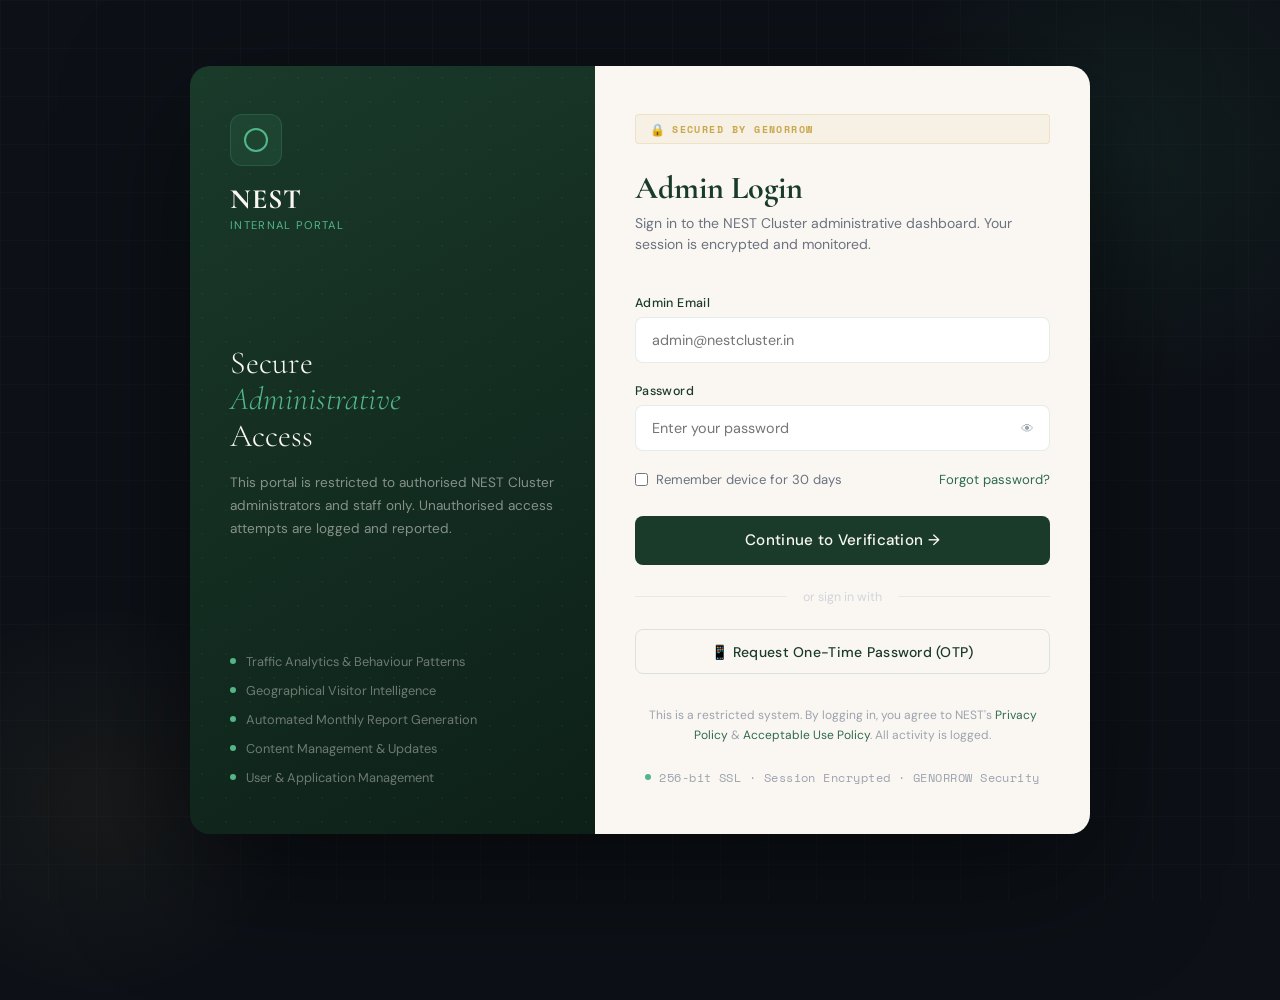
<file: admin-login.html>
<!DOCTYPE html>
<html lang="en">
<head>
<meta charset="UTF-8">
<meta name="viewport" content="width=device-width, initial-scale=1.0">
<title>NEST Admin — Secure Login</title>
<link rel="preconnect" href="https://fonts.googleapis.com">
<link href="https://fonts.googleapis.com/css2?family=Cormorant+Garamond:wght@300;400;600;700&family=DM+Sans:opsz,wght@9..40,300;9..40,400;9..40,500;9..40,600&family=Space+Mono:wght@400;700&display=swap" rel="stylesheet">
<style>
  :root {
    --ink: #0d1117; --forest: #1a3a2a; --jade: #2d6a4f;
    --moss: #52b788; --gold: #c9a84c; --cream: #faf7f2;
    --serif: 'Cormorant Garamond', serif;
    --sans: 'DM Sans', sans-serif; --mono: 'Space Mono', monospace;
  }
  * { box-sizing: border-box; margin: 0; padding: 0; }
  body {
    font-family: var(--sans); background: var(--ink);
    min-height: 100vh; display: flex; align-items: center; justify-content: center;
    position: relative; overflow: hidden;
  }

  /* Animated background */
  .bg-grid {
    position: absolute; inset: 0;
    background-image:
      linear-gradient(rgba(82,183,136,0.03) 1px, transparent 1px),
      linear-gradient(90deg, rgba(82,183,136,0.03) 1px, transparent 1px);
    background-size: 48px 48px;
    animation: grid-move 30s linear infinite;
  }
  @keyframes grid-move { from { transform: translateY(0); } to { transform: translateY(48px); } }

  .bg-glow-1 {
    position: absolute; width: 500px; height: 500px;
    border-radius: 50%;
    background: radial-gradient(circle, rgba(45,106,79,0.15) 0%, transparent 70%);
    top: -100px; right: -100px; pointer-events: none;
    animation: float1 8s ease-in-out infinite alternate;
  }
  .bg-glow-2 {
    position: absolute; width: 400px; height: 400px;
    border-radius: 50%;
    background: radial-gradient(circle, rgba(201,168,76,0.06) 0%, transparent 70%);
    bottom: -100px; left: -100px; pointer-events: none;
    animation: float2 10s ease-in-out infinite alternate;
  }
  @keyframes float1 { from { transform: translate(0,0); } to { transform: translate(-40px, 40px); } }
  @keyframes float2 { from { transform: translate(0,0); } to { transform: translate(40px, -40px); } }

  .login-wrapper {
    position: relative; z-index: 10;
    display: flex; gap: 0; width: 900px; max-width: 95vw;
    border-radius: 20px; overflow: hidden;
    box-shadow: 0 40px 120px rgba(0,0,0,0.5);
  }

  /* Left panel */
  .login-panel-left {
    width: 45%; background: linear-gradient(150deg, #1a3a2a 0%, #0d2018 100%);
    padding: 3rem 2.5rem; display: flex; flex-direction: column;
    justify-content: space-between;
    position: relative; overflow: hidden;
  }
  .login-panel-left::before {
    content: '';
    position: absolute; top: 0; left: 0; right: 0; bottom: 0;
    background-image: radial-gradient(circle, rgba(82,183,136,0.06) 1.5px, transparent 1.5px);
    background-size: 24px 24px;
  }
  .lpl-logo { position: relative; z-index: 1; }
  .lpl-mark {
    width: 52px; height: 52px; background: rgba(82,183,136,0.1);
    border: 1px solid rgba(82,183,136,0.2); border-radius: 12px;
    display: flex; align-items: center; justify-content: center;
    margin-bottom: 1rem;
    position: relative;
  }
  .lpl-mark::after {
    content: ''; width: 20px; height: 20px;
    border: 2px solid var(--moss); border-radius: 50%;
    position: absolute;
  }
  .lpl-name {
    font-family: var(--serif); font-size: 1.75rem; font-weight: 700;
    color: var(--cream); letter-spacing: 0.04em;
  }
  .lpl-sub {
    font-size: 0.7rem; color: var(--moss); letter-spacing: 0.12em;
    text-transform: uppercase; margin-top: 2px;
  }

  .lpl-content { position: relative; z-index: 1; }
  .lpl-content h2 {
    font-family: var(--serif); font-size: 2rem; font-weight: 300;
    color: var(--cream); line-height: 1.15; margin-bottom: 1rem;
  }
  .lpl-content h2 em { font-style: italic; color: var(--moss); }
  .lpl-content p { font-size: 0.85rem; color: rgba(250,247,242,0.5); line-height: 1.7; }

  .lpl-features { position: relative; z-index: 1; list-style: none; display: flex; flex-direction: column; gap: 0.75rem; }
  .lpl-features li {
    display: flex; align-items: center; gap: 10px;
    font-size: 0.8rem; color: rgba(250,247,242,0.4);
  }
  .lpl-feat-dot {
    width: 6px; height: 6px; border-radius: 50%; background: var(--moss);
    flex-shrink: 0;
  }

  /* Right panel */
  .login-panel-right {
    flex: 1; background: var(--cream); padding: 3rem 2.5rem;
    display: flex; flex-direction: column; justify-content: center;
  }

  .login-badge {
    display: inline-flex; align-items: center; gap: 6px;
    background: rgba(201,168,76,0.08); border: 1px solid rgba(201,168,76,0.2);
    color: var(--gold); font-family: var(--mono); font-size: 0.65rem;
    font-weight: 700; letter-spacing: 0.14em; text-transform: uppercase;
    padding: 0.35rem 0.85rem; border-radius: 4px; margin-bottom: 1.5rem;
  }
  .lock-icon { font-size: 0.75rem; }

  .login-title {
    font-family: var(--serif); font-size: 2rem; font-weight: 700;
    color: var(--forest); margin-bottom: 0.35rem;
  }
  .login-subtitle { font-size: 0.875rem; color: #6b7280; margin-bottom: 2.5rem; line-height: 1.5; }

  .form-group { margin-bottom: 1.25rem; }
  .form-label {
    display: block; font-size: 0.78rem; font-weight: 500;
    color: var(--forest); margin-bottom: 0.4rem; letter-spacing: 0.03em;
  }
  .form-input {
    width: 100%; padding: 0.8rem 1rem;
    border: 1.5px solid rgba(45,106,79,0.12); border-radius: 8px;
    font-family: var(--sans); font-size: 0.9rem; color: var(--ink);
    background: white; outline: none; transition: all 0.2s;
  }
  .form-input:focus {
    border-color: var(--moss);
    box-shadow: 0 0 0 3px rgba(82,183,136,0.1);
  }
  .form-input-wrap { position: relative; }
  .pw-toggle {
    position: absolute; right: 12px; top: 50%; transform: translateY(-50%);
    background: none; border: none; cursor: pointer;
    font-size: 0.8rem; color: #9ca3af; padding: 4px;
  }

  .remember-row {
    display: flex; align-items: center; justify-content: space-between;
    margin-bottom: 1.75rem; flex-wrap: wrap; gap: 0.5rem;
  }
  .remember-label {
    display: flex; align-items: center; gap: 8px;
    font-size: 0.82rem; color: #6b7280; cursor: pointer;
  }
  .remember-label input { accent-color: var(--jade); }
  .forgot-link { font-size: 0.82rem; color: var(--jade); text-decoration: none; }
  .forgot-link:hover { text-decoration: underline; }

  .login-btn {
    width: 100%; padding: 0.9rem; background: var(--forest); color: var(--cream);
    border: none; border-radius: 8px; font-family: var(--sans);
    font-size: 0.95rem; font-weight: 500; cursor: pointer; letter-spacing: 0.02em;
    transition: all 0.3s; position: relative; overflow: hidden;
  }
  .login-btn::before {
    content: ''; position: absolute; inset: 0;
    background: var(--jade); transform: scaleX(0); transform-origin: left;
    transition: transform 0.3s; z-index: 0;
  }
  .login-btn:hover::before { transform: scaleX(1); }
  .login-btn span { position: relative; z-index: 1; }
  .login-btn:hover { transform: translateY(-1px); box-shadow: 0 6px 20px rgba(26,58,42,0.2); }

  .login-divider {
    display: flex; align-items: center; gap: 1rem; margin: 1.5rem 0;
    font-size: 0.78rem; color: #d1d5db;
  }
  .login-divider::before, .login-divider::after {
    content: ''; flex: 1; height: 1px; background: rgba(45,106,79,0.1);
  }

  .otp-btn {
    width: 100%; padding: 0.8rem; background: transparent; color: var(--forest);
    border: 1.5px solid rgba(45,106,79,0.15); border-radius: 8px;
    font-family: var(--sans); font-size: 0.875rem; font-weight: 500;
    cursor: pointer; letter-spacing: 0.02em; transition: all 0.2s;
  }
  .otp-btn:hover { border-color: var(--moss); background: rgba(82,183,136,0.04); }

  .login-footer-note {
    margin-top: 2rem; font-size: 0.75rem; color: #9ca3af; text-align: center; line-height: 1.6;
  }
  .login-footer-note a { color: var(--jade); text-decoration: none; }

  .error-msg {
    display: none; padding: 0.75rem 1rem; background: rgba(193,68,14,0.06);
    border: 1px solid rgba(193,68,14,0.2); border-radius: 6px;
    color: #c1440e; font-size: 0.82rem; margin-bottom: 1rem;
  }
  .error-msg.show { display: flex; align-items: center; gap: 8px; }

  /* MFA Step */
  .mfa-step { display: none; }
  .mfa-step.show { display: block; }
  .credentials-step.hide { display: none; }

  .otp-inputs {
    display: flex; gap: 8px; justify-content: center; margin: 1.5rem 0;
  }
  .otp-input {
    width: 44px; height: 52px; text-align: center;
    font-family: var(--mono); font-size: 1.25rem; font-weight: 700;
    border: 1.5px solid rgba(45,106,79,0.15); border-radius: 8px;
    background: white; color: var(--forest); outline: none; transition: all 0.2s;
  }
  .otp-input:focus { border-color: var(--moss); box-shadow: 0 0 0 3px rgba(82,183,136,0.1); }

  .security-footer {
    display: flex; align-items: center; justify-content: center; gap: 8px;
    margin-top: 1.5rem; font-size: 0.72rem; color: #9ca3af;
    font-family: var(--mono); letter-spacing: 0.04em;
  }
  .security-dot { width: 6px; height: 6px; border-radius: 50%; background: var(--moss); animation: blink 2s infinite; }
  @keyframes blink { 0%,100%{opacity:1;} 50%{opacity:0.3;} }

  @media (max-width: 700px) {
    .login-panel-left { display: none; }
    .login-panel-right { border-radius: 20px; }
    .login-wrapper { width: 100%; max-width: 440px; }
  }
</style>
</head>
<body>
<div class="bg-grid" aria-hidden="true"></div>
<div class="bg-glow-1" aria-hidden="true"></div>
<div class="bg-glow-2" aria-hidden="true"></div>

<div class="login-wrapper" role="main">
  <!-- Left decorative panel -->
  <div class="login-panel-left" aria-hidden="true">
    <div class="lpl-logo">
      <div class="lpl-mark"></div>
      <div class="lpl-name">NEST</div>
      <div class="lpl-sub">Internal Portal</div>
    </div>

    <div class="lpl-content">
      <h2>Secure<br><em>Administrative</em><br>Access</h2>
      <p>This portal is restricted to authorised NEST Cluster administrators and staff only. Unauthorised access attempts are logged and reported.</p>
    </div>

    <ul class="lpl-features">
      <li><span class="lpl-feat-dot"></span>Traffic Analytics & Behaviour Patterns</li>
      <li><span class="lpl-feat-dot"></span>Geographical Visitor Intelligence</li>
      <li><span class="lpl-feat-dot"></span>Automated Monthly Report Generation</li>
      <li><span class="lpl-feat-dot"></span>Content Management & Updates</li>
      <li><span class="lpl-feat-dot"></span>User & Application Management</li>
    </ul>
  </div>

  <!-- Right login panel -->
  <div class="login-panel-right">
    <div class="login-badge">
      <span class="lock-icon">🔒</span> Secured by GENORROW
    </div>

    <!-- Step 1: Credentials -->
    <div class="credentials-step" id="credStep">
      <h1 class="login-title">Admin Login</h1>
      <p class="login-subtitle">Sign in to the NEST Cluster administrative dashboard. Your session is encrypted and monitored.</p>

      <div class="error-msg" id="errorMsg" role="alert">
        ⚠ Invalid credentials. Please check and try again.
      </div>

      <form onsubmit="handleLogin(event)" novalidate>
        <div class="form-group">
          <label class="form-label" for="adminEmail">Admin Email</label>
          <input class="form-input" type="email" id="adminEmail" required
            autocomplete="username" placeholder="admin@nestcluster.in">
        </div>
        <div class="form-group">
          <label class="form-label" for="adminPw">Password</label>
          <div class="form-input-wrap">
            <input class="form-input" type="password" id="adminPw" required
              autocomplete="current-password" placeholder="Enter your password">
            <button type="button" class="pw-toggle" onclick="togglePw()" aria-label="Show/hide password">
              👁
            </button>
          </div>
        </div>

        <div class="remember-row">
          <label class="remember-label">
            <input type="checkbox" id="remember"> Remember device for 30 days
          </label>
          <a href="#" class="forgot-link">Forgot password?</a>
        </div>

        <button type="submit" class="login-btn">
          <span>Continue to Verification →</span>
        </button>
      </form>

      <div class="login-divider">or sign in with</div>
      <button class="otp-btn" onclick="alert('OTP sent to registered email/phone')">
        📱 Request One-Time Password (OTP)
      </button>
    </div>

    <!-- Step 2: MFA -->
    <div class="mfa-step" id="mfaStep">
      <h1 class="login-title">Verify Identity</h1>
      <p class="login-subtitle">A 6-digit verification code has been sent to your registered email. Enter it below to access the dashboard.</p>

      <div class="otp-inputs" role="group" aria-label="OTP input">
        <input class="otp-input" type="text" maxlength="1" aria-label="Digit 1" oninput="otpNext(this, 0)">
        <input class="otp-input" type="text" maxlength="1" aria-label="Digit 2" oninput="otpNext(this, 1)">
        <input class="otp-input" type="text" maxlength="1" aria-label="Digit 3" oninput="otpNext(this, 2)">
        <input class="otp-input" type="text" maxlength="1" aria-label="Digit 4" oninput="otpNext(this, 3)">
        <input class="otp-input" type="text" maxlength="1" aria-label="Digit 5" oninput="otpNext(this, 4)">
        <input class="otp-input" type="text" maxlength="1" aria-label="Digit 6" oninput="otpNext(this, 5)">
      </div>

      <button class="login-btn" onclick="verifyOTP()">
        <span>Verify & Access Dashboard →</span>
      </button>

      <p style="text-align:center;margin-top:1rem;font-size:0.8rem;color:#9ca3af;">
        Didn't receive code? <a href="#" style="color:var(--jade);" onclick="return false;">Resend in 0:45</a>
        &nbsp;·&nbsp; <a href="#" style="color:var(--jade);" onclick="showCreds()">← Back</a>
      </p>
    </div>

    <div class="login-footer-note">
      This is a restricted system. By logging in, you agree to NEST's
      <a href="privacy.html">Privacy Policy</a> &amp; <a href="#">Acceptable Use Policy</a>.
      All activity is logged.
    </div>

    <div class="security-footer">
      <span class="security-dot"></span>
      256-bit SSL · Session Encrypted · GENORROW Security
    </div>
  </div>
</div>

<script>
  function togglePw() {
    const pw = document.getElementById('adminPw');
    pw.type = pw.type === 'password' ? 'text' : 'password';
  }

  function handleLogin(e) {
    e.preventDefault();
    const email = document.getElementById('adminEmail').value;
    const pw = document.getElementById('adminPw').value;
    // Demo: any non-empty credentials proceed to MFA
    if (email && pw.length >= 6) {
      document.getElementById('credStep').classList.add('hide');
      document.getElementById('mfaStep').classList.add('show');
    } else {
      document.getElementById('errorMsg').classList.add('show');
      setTimeout(() => document.getElementById('errorMsg').classList.remove('show'), 3500);
    }
  }

  function showCreds() {
    document.getElementById('credStep').classList.remove('hide');
    document.getElementById('mfaStep').classList.remove('show');
  }

  function otpNext(input, idx) {
    const inputs = document.querySelectorAll('.otp-input');
    if (input.value.length === 1 && idx < 5) inputs[idx + 1].focus();
    // Auto-verify demo when all filled
    const code = Array.from(inputs).map(i => i.value).join('');
    if (code.length === 6) setTimeout(verifyOTP, 400);
  }

  function verifyOTP() {
    // In production, verify against server
    window.location.href = 'admin-dashboard.html';
  }
</script>
</body>
</html>
</file>
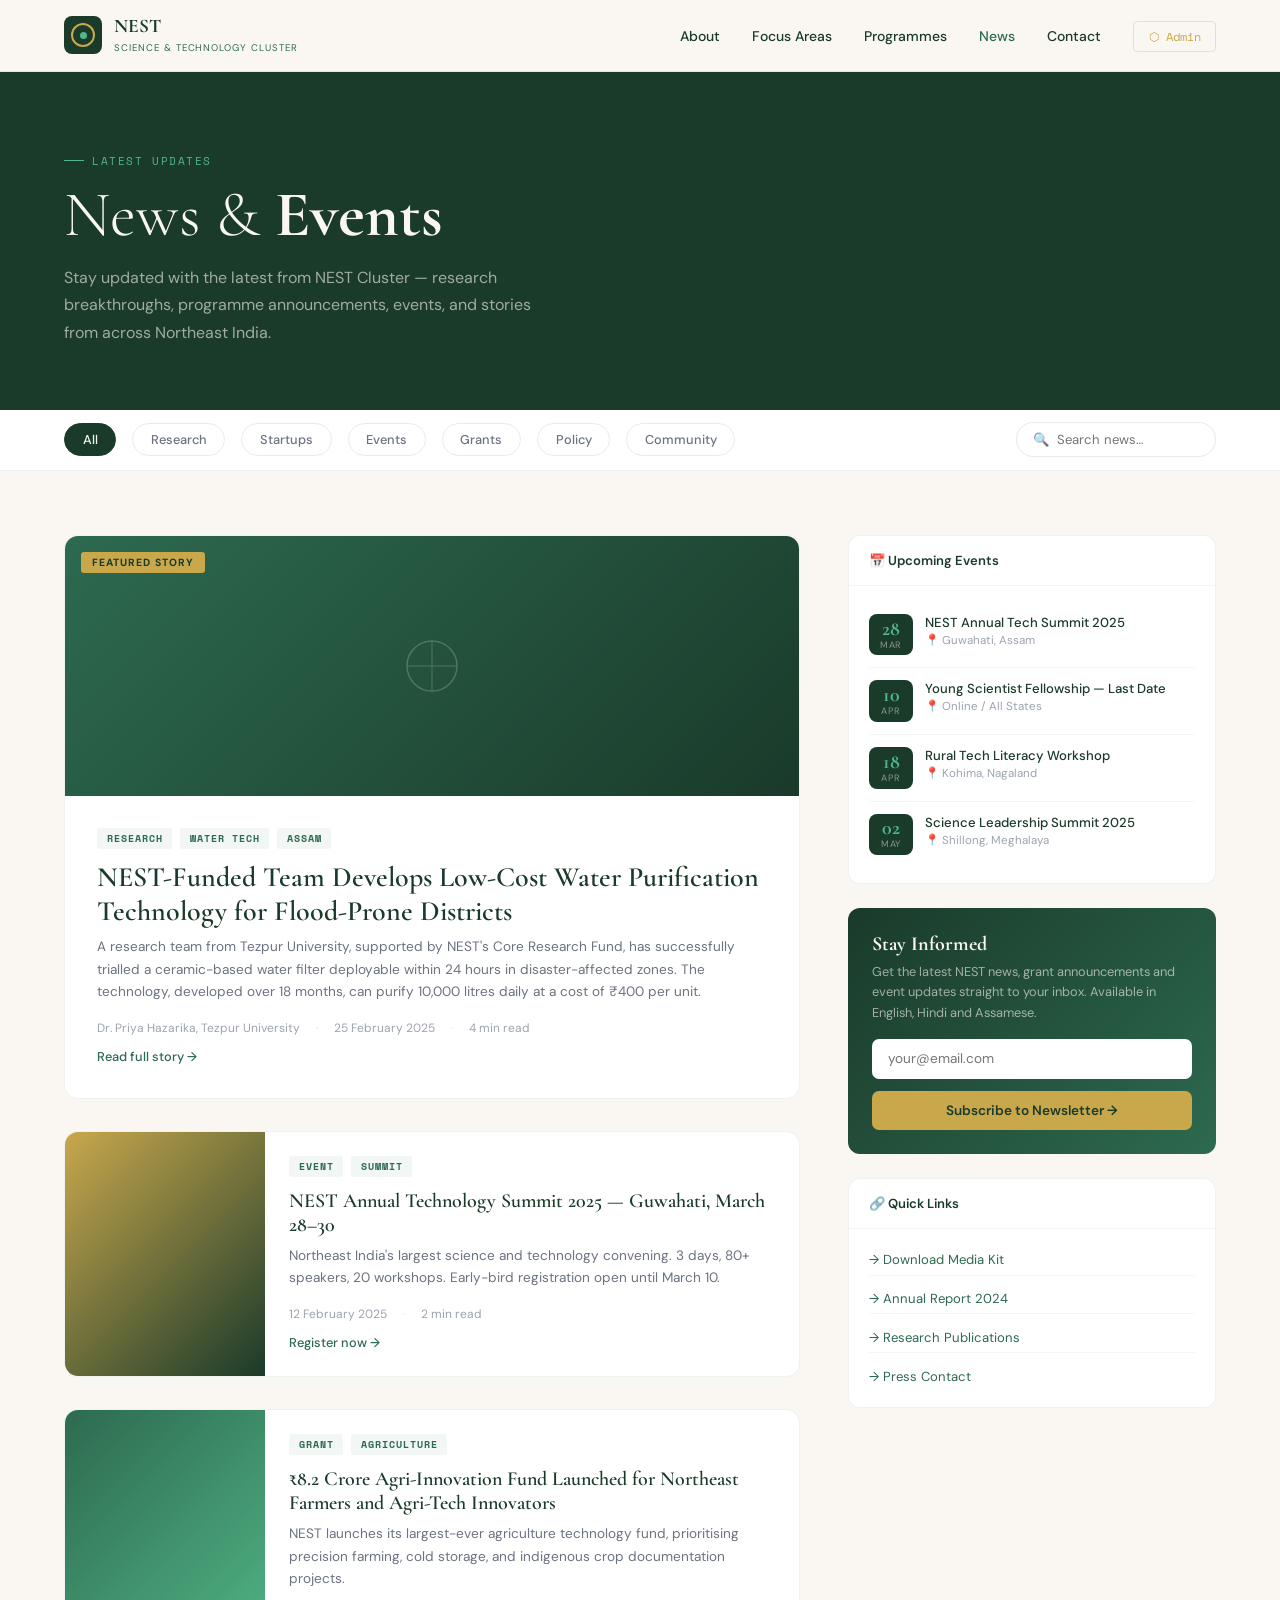
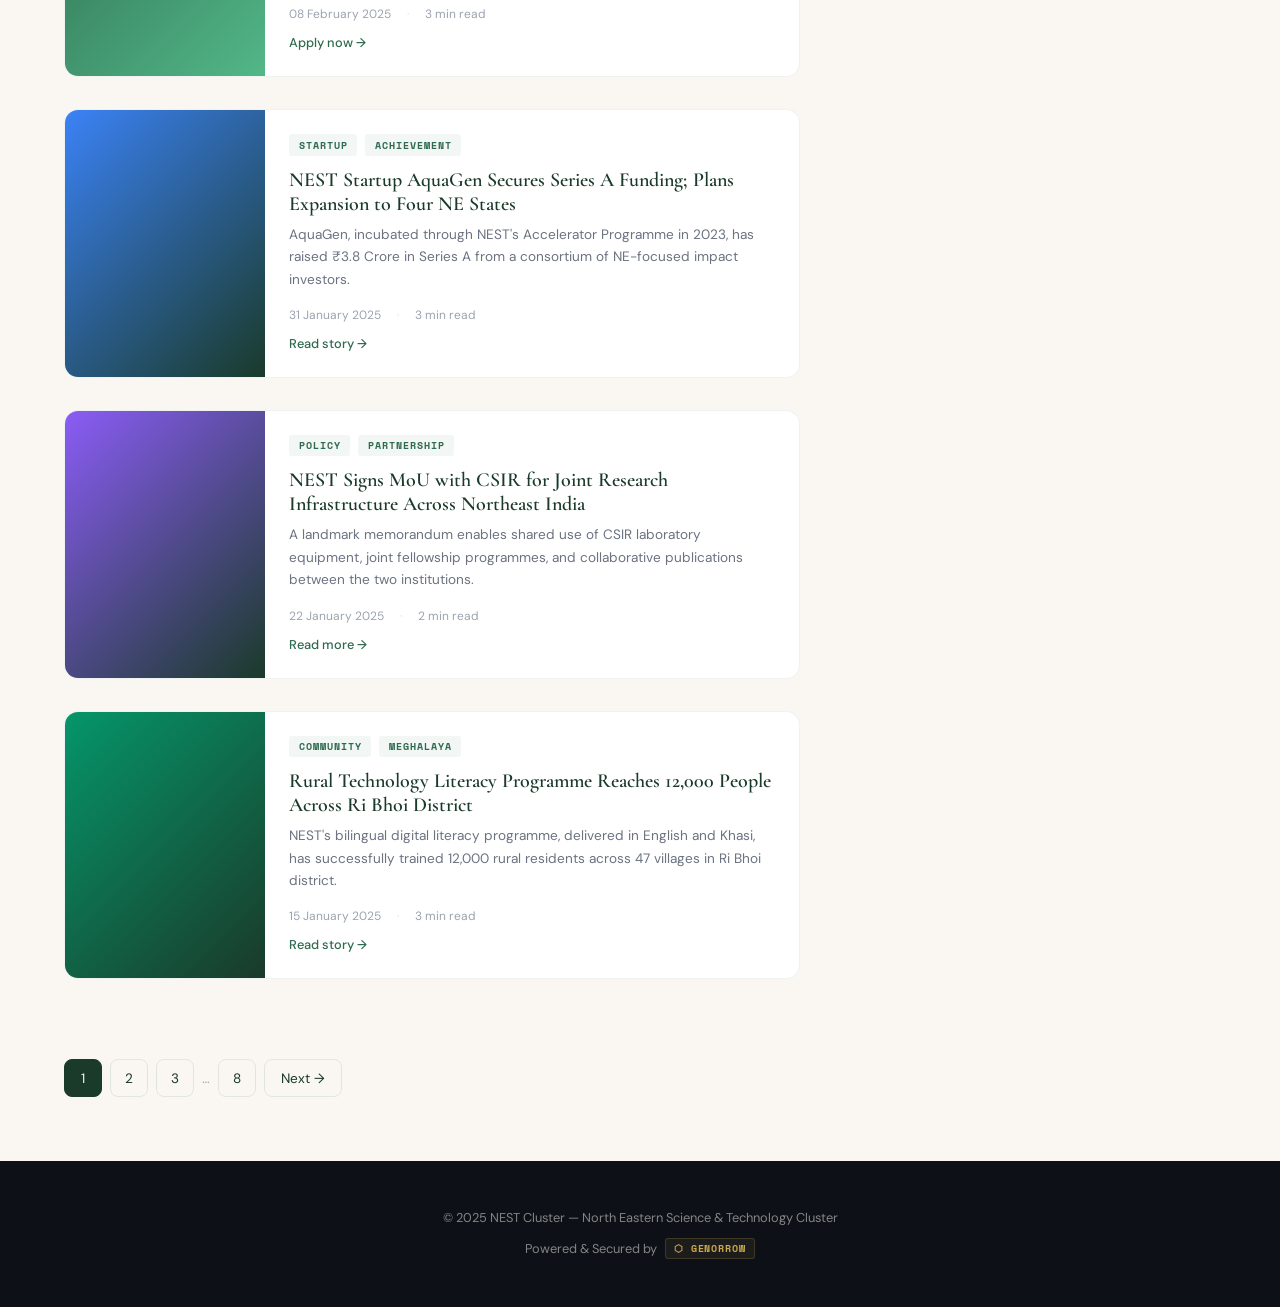
<file: news.html>
<!DOCTYPE html>
<html lang="en">
<head>
<meta charset="UTF-8">
<meta name="viewport" content="width=device-width, initial-scale=1.0">
<title>News & Events — NEST Cluster</title>
<link rel="preconnect" href="https://fonts.googleapis.com">
<link href="https://fonts.googleapis.com/css2?family=Cormorant+Garamond:ital,wght@0,300;0,400;0,600;0,700;1,300;1,400&family=DM+Sans:opsz,wght@9..40,300;9..40,400;9..40,500;9..40,600&family=Space+Mono:wght@400;700&display=swap" rel="stylesheet">
<style>
  :root {
    --ink:#0d1117; --forest:#1a3a2a; --jade:#2d6a4f; --moss:#52b788;
    --mist:#b7e4c7; --cream:#faf7f2; --gold:#c9a84c; --fog:#f0ede8;
    --serif:'Cormorant Garamond',serif; --sans:'DM Sans',sans-serif; --mono:'Space Mono',monospace;
  }
  *{box-sizing:border-box;margin:0;padding:0;}
  body{font-family:var(--sans);background:var(--cream);color:var(--ink);}

  /* Reuse nav from index */
  nav{position:sticky;top:0;z-index:100;display:flex;align-items:center;justify-content:space-between;padding:0 5vw;height:72px;background:rgba(250,247,242,0.95);backdrop-filter:blur(16px);border-bottom:1px solid rgba(45,106,79,0.1);}
  .nav-logo{display:flex;align-items:center;gap:12px;text-decoration:none;}
  .nav-logo-mark{width:38px;height:38px;background:var(--forest);border-radius:8px;display:flex;align-items:center;justify-content:center;position:relative;}
  .nav-logo-mark::before{content:'';position:absolute;width:20px;height:20px;border:2px solid var(--gold);border-radius:50%;}
  .nav-logo-mark::after{content:'';position:absolute;width:7px;height:7px;background:var(--moss);border-radius:50%;}
  .nav-logo strong{font-family:var(--serif);font-size:1.2rem;font-weight:700;color:var(--forest);}
  .nav-links{display:flex;align-items:center;gap:2rem;list-style:none;}
  .nav-links a{font-size:0.875rem;font-weight:500;color:var(--forest);text-decoration:none;transition:color 0.2s;}
  .nav-links a:hover,.nav-links a.active{color:var(--jade);}
  .nav-cta{background:var(--forest)!important;color:var(--cream)!important;padding:0.5rem 1.25rem;border-radius:6px;}

  /* Page header */
  .page-header{background:var(--forest);padding:5rem 5vw 4rem;position:relative;overflow:hidden;}
  .page-header::before{content:'';position:absolute;inset:0;background-image:radial-gradient(circle,rgba(82,183,136,0.06) 1.5px,transparent 1.5px);background-size:28px 28px;}
  .page-header-inner{max-width:1280px;margin:0 auto;position:relative;z-index:1;}
  .page-header-tag{font-family:var(--mono);font-size:0.7rem;letter-spacing:0.14em;text-transform:uppercase;color:var(--moss);margin-bottom:0.75rem;display:flex;align-items:center;gap:8px;}
  .page-header-tag::before{content:'';width:20px;height:1px;background:var(--moss);}
  .page-header h1{font-family:var(--serif);font-size:clamp(2.5rem,5vw,4.5rem);font-weight:300;color:var(--cream);line-height:1.05;}
  .page-header h1 strong{font-weight:700;}
  .page-header-desc{font-size:1rem;color:rgba(250,247,242,0.6);margin-top:1rem;max-width:500px;line-height:1.7;}

  /* Filters */
  .filters-bar{background:white;border-bottom:1px solid rgba(45,106,79,0.08);position:sticky;top:72px;z-index:50;}
  .filters-inner{max-width:1280px;margin:0 auto;padding:0 5vw;display:flex;align-items:center;gap:1rem;height:60px;overflow-x:auto;}
  .filter-btn{padding:0.45rem 1.1rem;border-radius:20px;border:1.5px solid rgba(45,106,79,0.12);background:transparent;font-family:var(--sans);font-size:0.8rem;font-weight:500;color:#6b7280;cursor:pointer;transition:all 0.2s;white-space:nowrap;}
  .filter-btn.active{background:var(--forest);color:var(--cream);border-color:var(--forest);}
  .filter-btn:hover:not(.active){border-color:var(--moss);color:var(--jade);}
  .filter-search{margin-left:auto;padding:0.5rem 1rem;border:1.5px solid rgba(45,106,79,0.12);border-radius:20px;font-size:0.82rem;font-family:var(--sans);outline:none;min-width:200px;color:var(--ink);}
  .filter-search:focus{border-color:var(--moss);}

  /* Main grid */
  .news-main{max-width:1280px;margin:0 auto;padding:4rem 5vw;}
  .news-layout{display:grid;grid-template-columns:2fr 1fr;gap:3rem;align-items:start;}

  /* Article cards */
  .articles-grid{display:flex;flex-direction:column;gap:2rem;}
  .article-card{display:grid;grid-template-columns:200px 1fr;gap:0;border:1.5px solid rgba(45,106,79,0.08);border-radius:14px;overflow:hidden;background:white;text-decoration:none;color:inherit;transition:all 0.3s;}
  .article-card:hover{border-color:var(--moss);box-shadow:0 8px 32px rgba(26,58,42,0.08);transform:translateY(-2px);}
  .article-card.featured{grid-template-columns:1fr;display:block;}
  .article-img{background:linear-gradient(135deg,var(--jade) 0%,var(--forest) 100%);display:flex;align-items:center;justify-content:center;}
  .article-card.featured .article-img{height:260px;}
  .article-img-label{position:absolute;top:1rem;left:1rem;background:var(--gold);color:var(--forest);font-size:0.65rem;font-weight:700;letter-spacing:0.1em;text-transform:uppercase;padding:0.25rem 0.7rem;border-radius:3px;}
  .article-img-wrap{position:relative;}
  .article-body{padding:1.5rem;}
  .article-card.featured .article-body{padding:2rem;}
  .article-tags{display:flex;gap:0.5rem;flex-wrap:wrap;margin-bottom:0.75rem;}
  .article-tag{font-family:var(--mono);font-size:0.62rem;font-weight:700;letter-spacing:0.1em;text-transform:uppercase;padding:0.2rem 0.6rem;border-radius:3px;background:rgba(45,106,79,0.06);color:var(--jade);}
  .article-title{font-family:var(--serif);font-size:1.25rem;font-weight:600;color:var(--forest);line-height:1.2;margin-bottom:0.5rem;}
  .article-card.featured .article-title{font-size:1.75rem;}
  .article-excerpt{font-size:0.85rem;color:#6b7280;line-height:1.65;margin-bottom:1rem;}
  .article-meta{display:flex;align-items:center;gap:1rem;font-size:0.75rem;color:#9ca3af;}
  .article-meta-sep{color:rgba(45,106,79,0.2);}
  .article-read{font-size:0.8rem;color:var(--jade);font-weight:500;margin-top:0.75rem;display:inline-flex;align-items:center;gap:4px;}

  /* Sidebar */
  .news-sidebar{display:flex;flex-direction:column;gap:1.5rem;position:sticky;top:132px;}
  .sidebar-widget{background:white;border:1.5px solid rgba(45,106,79,0.08);border-radius:12px;overflow:hidden;}
  .widget-header{padding:1rem 1.25rem;border-bottom:1px solid rgba(45,106,79,0.06);font-size:0.82rem;font-weight:600;color:var(--forest);display:flex;align-items:center;gap:6px;}
  .widget-body{padding:1rem 1.25rem;}

  .event-item{padding:0.75rem 0;border-bottom:1px solid rgba(45,106,79,0.06);display:flex;gap:0.75rem;align-items:flex-start;}
  .event-item:last-child{border-bottom:none;}
  .event-date-badge{background:var(--forest);color:var(--cream);border-radius:8px;width:44px;text-align:center;padding:0.3rem;flex-shrink:0;}
  .event-date-badge .day{font-family:var(--serif);font-size:1.25rem;font-weight:700;line-height:1;color:var(--moss);}
  .event-date-badge .mon{font-size:0.58rem;text-transform:uppercase;letter-spacing:0.08em;color:rgba(250,247,242,0.5);}
  .event-name{font-size:0.82rem;font-weight:500;color:var(--forest);line-height:1.3;margin-bottom:2px;}
  .event-loc{font-size:0.72rem;color:#9ca3af;}

  .newsletter-box{background:linear-gradient(135deg,var(--forest) 0%,var(--jade) 100%);border-radius:12px;padding:1.5rem;}
  .newsletter-box h3{font-family:var(--serif);font-size:1.25rem;color:var(--cream);margin-bottom:0.35rem;}
  .newsletter-box p{font-size:0.8rem;color:rgba(250,247,242,0.6);margin-bottom:1rem;line-height:1.6;}
  .newsletter-input{width:100%;padding:0.7rem 1rem;border-radius:7px;border:none;font-size:0.85rem;font-family:var(--sans);margin-bottom:0.75rem;outline:none;}
  .newsletter-btn{width:100%;padding:0.7rem;border-radius:7px;background:var(--gold);color:var(--forest);border:none;font-family:var(--sans);font-size:0.85rem;font-weight:600;cursor:pointer;transition:all 0.2s;}
  .newsletter-btn:hover{background:var(--amber);transform:translateY(-1px);}

  /* Pagination */
  .pagination{display:flex;align-items:center;gap:0.5rem;margin-top:3rem;}
  .page-btn{width:38px;height:38px;border-radius:8px;border:1.5px solid rgba(45,106,79,0.12);background:transparent;font-family:var(--sans);font-size:0.85rem;cursor:pointer;color:var(--forest);transition:all 0.2s;display:flex;align-items:center;justify-content:center;}
  .page-btn.active{background:var(--forest);color:var(--cream);border-color:var(--forest);}
  .page-btn:hover:not(.active){border-color:var(--moss);color:var(--jade);}

  /* Footer */
  footer{background:var(--ink);color:rgba(250,247,242,0.5);padding:3rem 5vw;text-align:center;font-size:0.8rem;}
  .footer-powered{display:inline-flex;align-items:center;gap:8px;margin-top:0.75rem;}
  .footer-powered-badge{background:rgba(201,168,76,0.08);border:1px solid rgba(201,168,76,0.2);color:var(--gold);font-family:var(--mono);font-size:0.62rem;font-weight:700;letter-spacing:0.1em;padding:2px 8px;border-radius:3px;}

  @media(max-width:1024px){.news-layout{grid-template-columns:1fr;}.news-sidebar{position:static;top:auto;}}
  @media(max-width:768px){.article-card{grid-template-columns:1fr;}.article-img{height:160px;}}
</style>
</head>
<body>

<nav>
  <a href="index.html" class="nav-logo">
    <div class="nav-logo-mark" aria-hidden="true"></div>
    <div style="line-height:1.1;"><strong>NEST</strong><br><span style="font-size:0.6rem;color:var(--jade);letter-spacing:0.1em;text-transform:uppercase;">Science & Technology Cluster</span></div>
  </a>
  <ul class="nav-links">
    <li><a href="index.html#about">About</a></li>
    <li><a href="index.html#focus">Focus Areas</a></li>
    <li><a href="index.html#programmes">Programmes</a></li>
    <li><a href="news.html" class="active">News</a></li>
    <li><a href="index.html#contact">Contact</a></li>
    <li><a href="admin-login.html" style="font-family:var(--mono);font-size:0.72rem;color:var(--gold);border:1px solid rgba(201,168,76,0.3);padding:0.35rem 0.9rem;border-radius:4px;">⬡ Admin</a></li>
  </ul>
</nav>

<!-- Page Header -->
<div class="page-header">
  <div class="page-header-inner">
    <div class="page-header-tag">Latest Updates</div>
    <h1>News & <strong>Events</strong></h1>
    <p class="page-header-desc">Stay updated with the latest from NEST Cluster — research breakthroughs, programme announcements, events, and stories from across Northeast India.</p>
  </div>
</div>

<!-- Filters -->
<div class="filters-bar">
  <div class="filters-inner">
    <button class="filter-btn active" onclick="filterNews('all',this)">All</button>
    <button class="filter-btn" onclick="filterNews('research',this)">Research</button>
    <button class="filter-btn" onclick="filterNews('startup',this)">Startups</button>
    <button class="filter-btn" onclick="filterNews('event',this)">Events</button>
    <button class="filter-btn" onclick="filterNews('grant',this)">Grants</button>
    <button class="filter-btn" onclick="filterNews('policy',this)">Policy</button>
    <button class="filter-btn" onclick="filterNews('community',this)">Community</button>
    <input class="filter-search" type="search" placeholder="🔍  Search news…">
  </div>
</div>

<!-- Main content -->
<div class="news-main">
  <div class="news-layout">
    <!-- Articles -->
    <div class="articles-grid" id="articlesGrid">

      <!-- Featured -->
      <a href="#" class="article-card featured" data-category="research">
        <div class="article-img-wrap">
          <div class="article-img" style="height:260px;position:relative;">
            <div class="article-img-label">FEATURED STORY</div>
            <svg width="60" height="60" viewBox="0 0 60 60" fill="none" opacity="0.2">
              <circle cx="30" cy="30" r="25" stroke="white" stroke-width="1.5"/>
              <line x1="30" y1="5" x2="30" y2="55" stroke="white" stroke-width="1"/>
              <line x1="5" y1="30" x2="55" y2="30" stroke="white" stroke-width="1"/>
            </svg>
          </div>
        </div>
        <div class="article-body">
          <div class="article-tags">
            <span class="article-tag">Research</span>
            <span class="article-tag">Water Tech</span>
            <span class="article-tag">Assam</span>
          </div>
          <h2 class="article-title">NEST-Funded Team Develops Low-Cost Water Purification Technology for Flood-Prone Districts</h2>
          <p class="article-excerpt">A research team from Tezpur University, supported by NEST's Core Research Fund, has successfully trialled a ceramic-based water filter deployable within 24 hours in disaster-affected zones. The technology, developed over 18 months, can purify 10,000 litres daily at a cost of ₹400 per unit.</p>
          <div class="article-meta">
            <span>Dr. Priya Hazarika, Tezpur University</span>
            <span class="article-meta-sep">·</span>
            <span>25 February 2025</span>
            <span class="article-meta-sep">·</span>
            <span>4 min read</span>
          </div>
          <span class="article-read">Read full story →</span>
        </div>
      </a>

      <!-- Regular cards -->
      <a href="#" class="article-card" data-category="event">
        <div class="article-img-wrap" style="min-height:140px;">
          <div class="article-img" style="height:100%;min-height:140px;background:linear-gradient(135deg,#c9a84c,#1a3a2a);">
          </div>
        </div>
        <div class="article-body">
          <div class="article-tags"><span class="article-tag">Event</span><span class="article-tag">Summit</span></div>
          <h2 class="article-title">NEST Annual Technology Summit 2025 — Guwahati, March 28–30</h2>
          <p class="article-excerpt">Northeast India's largest science and technology convening. 3 days, 80+ speakers, 20 workshops. Early-bird registration open until March 10.</p>
          <div class="article-meta"><span>12 February 2025</span><span class="article-meta-sep">·</span><span>2 min read</span></div>
          <span class="article-read">Register now →</span>
        </div>
      </a>

      <a href="#" class="article-card" data-category="grant">
        <div class="article-img-wrap" style="min-height:140px;">
          <div class="article-img" style="height:100%;min-height:140px;background:linear-gradient(135deg,#2d6a4f,#52b788);">
          </div>
        </div>
        <div class="article-body">
          <div class="article-tags"><span class="article-tag">Grant</span><span class="article-tag">Agriculture</span></div>
          <h2 class="article-title">₹8.2 Crore Agri-Innovation Fund Launched for Northeast Farmers and Agri-Tech Innovators</h2>
          <p class="article-excerpt">NEST launches its largest-ever agriculture technology fund, prioritising precision farming, cold storage, and indigenous crop documentation projects.</p>
          <div class="article-meta"><span>08 February 2025</span><span class="article-meta-sep">·</span><span>3 min read</span></div>
          <span class="article-read">Apply now →</span>
        </div>
      </a>

      <a href="#" class="article-card" data-category="startup">
        <div class="article-img-wrap" style="min-height:140px;">
          <div class="article-img" style="height:100%;min-height:140px;background:linear-gradient(135deg,#3b82f6,#1a3a2a);">
          </div>
        </div>
        <div class="article-body">
          <div class="article-tags"><span class="article-tag">Startup</span><span class="article-tag">Achievement</span></div>
          <h2 class="article-title">NEST Startup AquaGen Secures Series A Funding; Plans Expansion to Four NE States</h2>
          <p class="article-excerpt">AquaGen, incubated through NEST's Accelerator Programme in 2023, has raised ₹3.8 Crore in Series A from a consortium of NE-focused impact investors.</p>
          <div class="article-meta"><span>31 January 2025</span><span class="article-meta-sep">·</span><span>3 min read</span></div>
          <span class="article-read">Read story →</span>
        </div>
      </a>

      <a href="#" class="article-card" data-category="policy">
        <div class="article-img-wrap" style="min-height:140px;">
          <div class="article-img" style="height:100%;min-height:140px;background:linear-gradient(135deg,#8b5cf6,#1a3a2a);">
          </div>
        </div>
        <div class="article-body">
          <div class="article-tags"><span class="article-tag">Policy</span><span class="article-tag">Partnership</span></div>
          <h2 class="article-title">NEST Signs MoU with CSIR for Joint Research Infrastructure Across Northeast India</h2>
          <p class="article-excerpt">A landmark memorandum enables shared use of CSIR laboratory equipment, joint fellowship programmes, and collaborative publications between the two institutions.</p>
          <div class="article-meta"><span>22 January 2025</span><span class="article-meta-sep">·</span><span>2 min read</span></div>
          <span class="article-read">Read more →</span>
        </div>
      </a>

      <a href="#" class="article-card" data-category="community">
        <div class="article-img-wrap" style="min-height:140px;">
          <div class="article-img" style="height:100%;min-height:140px;background:linear-gradient(135deg,#059669,#1a3a2a);">
          </div>
        </div>
        <div class="article-body">
          <div class="article-tags"><span class="article-tag">Community</span><span class="article-tag">Meghalaya</span></div>
          <h2 class="article-title">Rural Technology Literacy Programme Reaches 12,000 People Across Ri Bhoi District</h2>
          <p class="article-excerpt">NEST's bilingual digital literacy programme, delivered in English and Khasi, has successfully trained 12,000 rural residents across 47 villages in Ri Bhoi district.</p>
          <div class="article-meta"><span>15 January 2025</span><span class="article-meta-sep">·</span><span>3 min read</span></div>
          <span class="article-read">Read story →</span>
        </div>
      </a>

      <!-- Pagination -->
      <div class="pagination">
        <button class="page-btn active">1</button>
        <button class="page-btn">2</button>
        <button class="page-btn">3</button>
        <span style="color:#9ca3af;font-size:0.85rem;">…</span>
        <button class="page-btn">8</button>
        <button class="page-btn" style="width:auto;padding:0 1rem;">Next →</button>
      </div>

    </div><!-- articles grid -->

    <!-- Sidebar -->
    <aside class="news-sidebar">

      <!-- Upcoming events widget -->
      <div class="sidebar-widget">
        <div class="widget-header">📅 Upcoming Events</div>
        <div class="widget-body">
          <div class="event-item">
            <div class="event-date-badge"><div class="day">28</div><div class="mon">Mar</div></div>
            <div><div class="event-name">NEST Annual Tech Summit 2025</div><div class="event-loc">📍 Guwahati, Assam</div></div>
          </div>
          <div class="event-item">
            <div class="event-date-badge"><div class="day">10</div><div class="mon">Apr</div></div>
            <div><div class="event-name">Young Scientist Fellowship — Last Date</div><div class="event-loc">📍 Online / All States</div></div>
          </div>
          <div class="event-item">
            <div class="event-date-badge"><div class="day">18</div><div class="mon">Apr</div></div>
            <div><div class="event-name">Rural Tech Literacy Workshop</div><div class="event-loc">📍 Kohima, Nagaland</div></div>
          </div>
          <div class="event-item">
            <div class="event-date-badge"><div class="day">02</div><div class="mon">May</div></div>
            <div><div class="event-name">Science Leadership Summit 2025</div><div class="event-loc">📍 Shillong, Meghalaya</div></div>
          </div>
        </div>
      </div>

      <!-- Newsletter widget -->
      <div class="newsletter-box">
        <h3>Stay Informed</h3>
        <p>Get the latest NEST news, grant announcements and event updates straight to your inbox. Available in English, Hindi and Assamese.</p>
        <input class="newsletter-input" type="email" placeholder="your@email.com">
        <button class="newsletter-btn" onclick="subscribeNewsletter()">Subscribe to Newsletter →</button>
      </div>

      <!-- Quick links -->
      <div class="sidebar-widget">
        <div class="widget-header">🔗 Quick Links</div>
        <div class="widget-body" style="display:flex;flex-direction:column;gap:0.5rem;">
          <a href="#" style="font-size:0.82rem;color:var(--jade);text-decoration:none;padding:0.4rem 0;border-bottom:1px solid rgba(45,106,79,0.06);">→ Download Media Kit</a>
          <a href="#" style="font-size:0.82rem;color:var(--jade);text-decoration:none;padding:0.4rem 0;border-bottom:1px solid rgba(45,106,79,0.06);">→ Annual Report 2024</a>
          <a href="#" style="font-size:0.82rem;color:var(--jade);text-decoration:none;padding:0.4rem 0;border-bottom:1px solid rgba(45,106,79,0.06);">→ Research Publications</a>
          <a href="#" style="font-size:0.82rem;color:var(--jade);text-decoration:none;padding:0.4rem 0;">→ Press Contact</a>
        </div>
      </div>

    </aside>
  </div>
</div>

<!-- Footer -->
<footer>
  <div>© 2025 NEST Cluster — North Eastern Science & Technology Cluster</div>
  <div class="footer-powered">
    Powered & Secured by <span class="footer-powered-badge">⬡ GENORROW</span>
  </div>
</footer>

<script>
  function filterNews(cat, btn) {
    document.querySelectorAll('.filter-btn').forEach(b => b.classList.remove('active'));
    btn.classList.add('active');
    document.querySelectorAll('.article-card').forEach(card => {
      if (cat === 'all' || card.dataset.category === cat) {
        card.style.display = '';
      } else {
        card.style.display = 'none';
      }
    });
  }

  function subscribeNewsletter() {
    const input = document.querySelector('.newsletter-input');
    if (input.value.includes('@')) {
      input.value = '';
      input.placeholder = '✓ Subscribed! Check your inbox.';
      setTimeout(() => { input.placeholder = 'your@email.com'; }, 4000);
    }
  }
</script>
</body>
</html>
</file>
